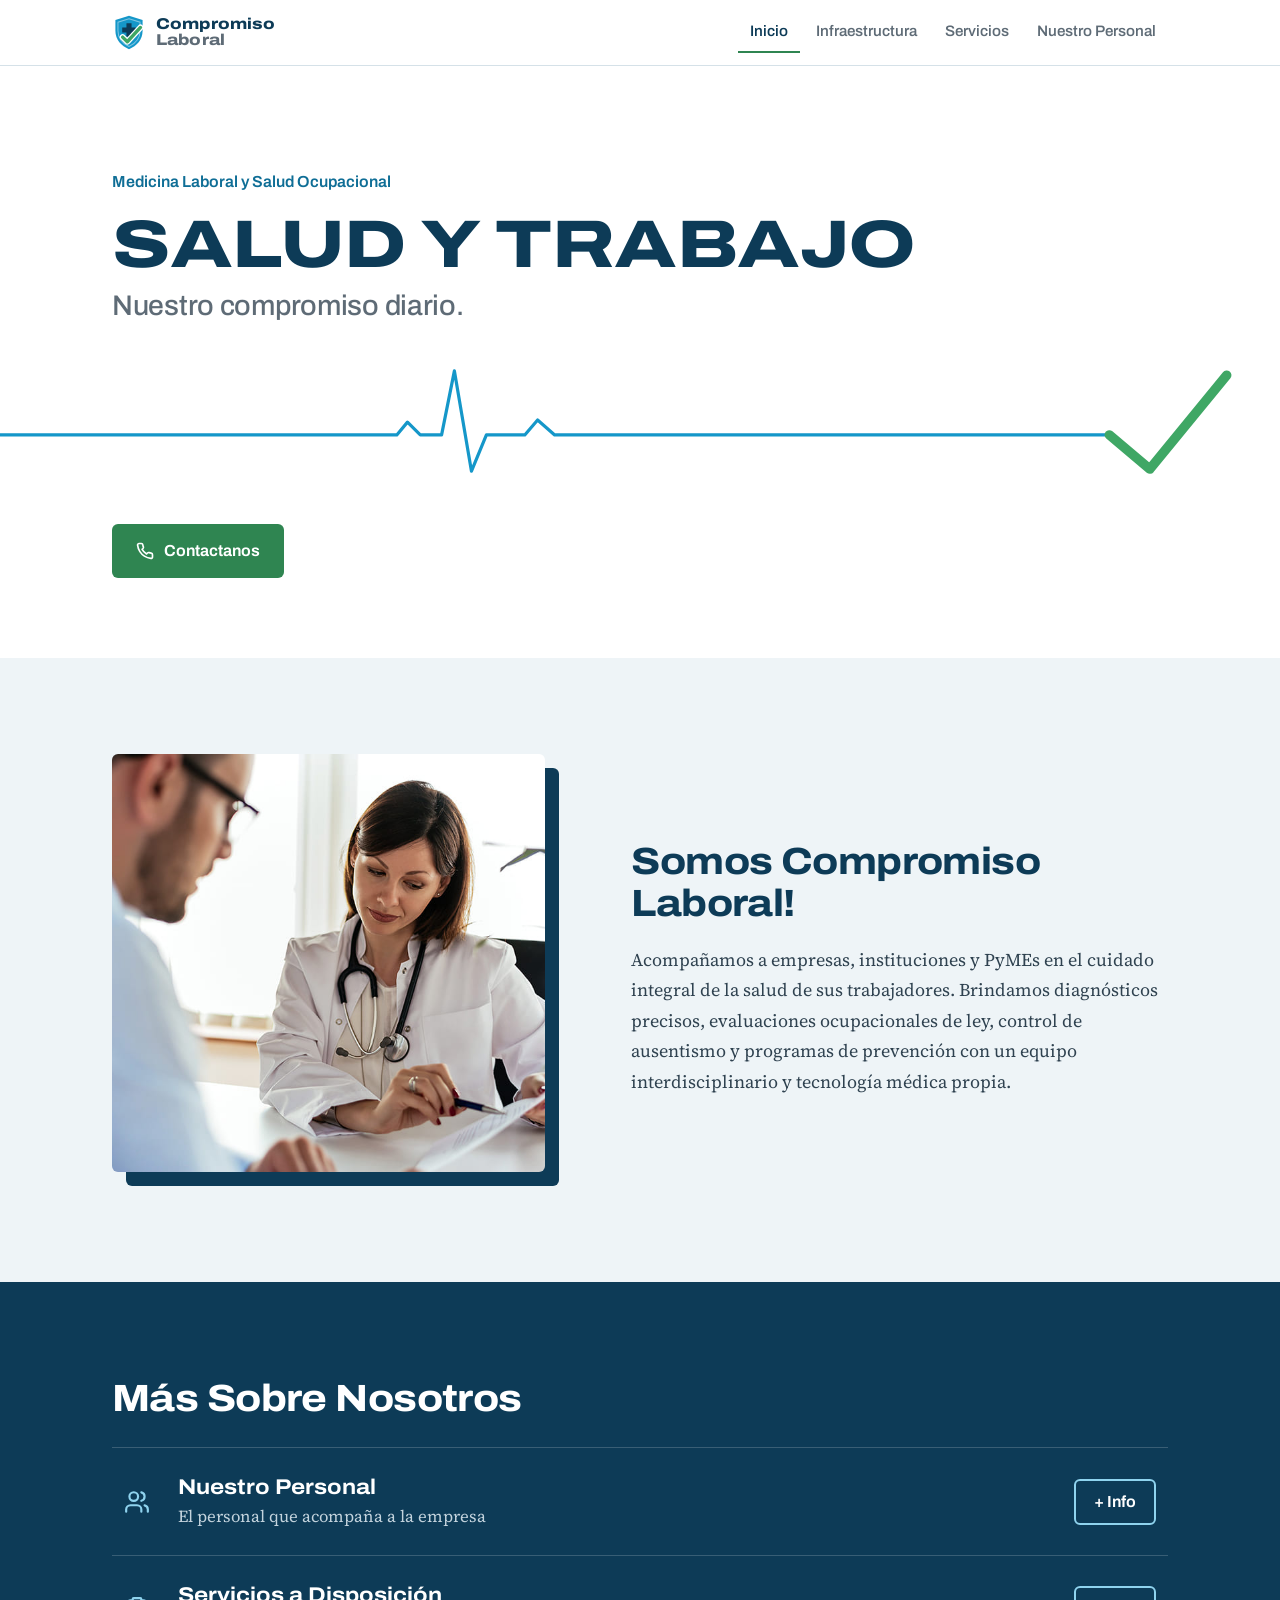
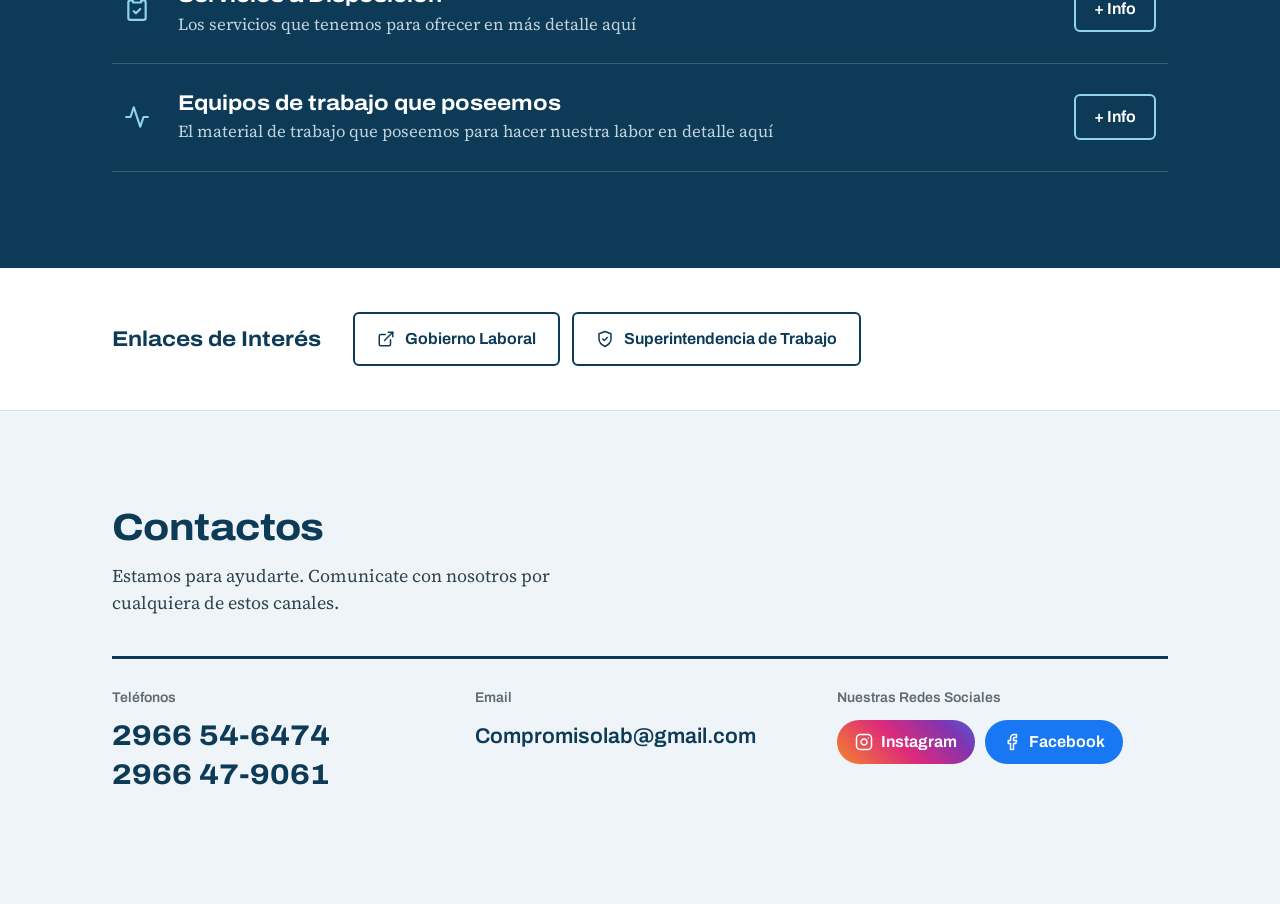
<file: docs/index.html>
<!DOCTYPE html>
<html lang="es">
<head>
  <meta charset="UTF-8" />
  <meta name="viewport" content="width=device-width, initial-scale=1.0" />
  <title>Inicio — Compromiso Laboral</title>
  <link rel="preconnect" href="https://fonts.googleapis.com">
  <link rel="preconnect" href="https://fonts.gstatic.com" crossorigin>
  <link href="https://fonts.googleapis.com/css2?family=Archivo:wdth,wght@62..125,400..800&family=Source+Serif+4:opsz,wght@8..60,400;8..60,600&display=swap" rel="stylesheet">
  <link rel="icon" type="image/svg+xml" href="imagenes/logo.svg">
  <link rel="stylesheet" href="styles.css" />
  <script src="main.js" defer></script>
</head>
<body>
  <header class="site-header">
    <div class="nav-container">
      <a href="index.html" class="brand-logo">
        <img src="imagenes/logo.svg" alt="" width="34" height="37" class="brand-mark">
        <span class="brand-word"><span>Compromiso</span><span>Laboral</span></span>
      </a>
      <nav class="nav-links">
        <a href="index.html" class="nav-link active" aria-current="page">Inicio</a>
        <a href="infraestructura.html" class="nav-link">Infraestructura</a>
        <a href="servicios.html" class="nav-link">Servicios</a>
        <a href="personal.html" class="nav-link">Nuestro Personal</a>
      </nav>
    </div>
  </header>
  <main>

    <!-- 1. Portada -->
    <section class="hero">
      <div class="wrap">
        <p class="hero-kicker">Medicina Laboral y Salud Ocupacional</p>
        <h1 class="hero-title">
          <span class="hero-title-main">Salud y trabajo</span>
          <span class="hero-title-sub">Nuestro compromiso diario.</span>
        </h1>
      </div>
      <svg class="hero-ecg" viewBox="0 0 1200 120" aria-hidden="true" focusable="false">
        <path class="ecg-line" pathLength="1" d="M0 74 H360 L372 74 L382 62 L394 74 L414 74 L426 14 L442 108 L456 74 L492 74 L504 60 L520 74 H1040"/>
        <path class="ecg-pulse" pathLength="1" d="M0 74 H360 L372 74 L382 62 L394 74 L414 74 L426 14 L442 108 L456 74 L492 74 L504 60 L520 74 H1040"/>
        <path class="ecg-check" pathLength="1" d="M1040 74 L1078 106 L1150 18"/>
      </svg>
      <div class="wrap">
        <a href="#seccionContactos" class="btn btn-primary">
          <svg width="18" height="18" viewBox="0 0 24 24" fill="none" stroke="currentColor" stroke-width="2.2" stroke-linecap="round" stroke-linejoin="round" aria-hidden="true">
            <path d="M22 16.92v3a2 2 0 0 1-2.18 2 19.79 19.79 0 0 1-8.63-3.07 19.5 19.5 0 0 1-6-6 19.79 19.79 0 0 1-3.07-8.67A2 2 0 0 1 4.11 2h3a2 2 0 0 1 2 1.72 12.84 12.84 0 0 0 .7 2.81 2 2 0 0 1-.45 2.11L8.09 9.91a16 16 0 0 0 6 6l1.27-1.27a2 2 0 0 1 2.11-.45 12.84 12.84 0 0 0 2.81.7A2 2 0 0 1 22 16.92z"></path>
          </svg>
          <span>Contactanos</span>
        </a>
      </div>
    </section>

    <!-- 2. Somos Compromiso Laboral -->
    <section id="quienesSomos" class="somos">
      <div class="wrap somos-grid">
        <figure class="somos-figure">
          <img src="imagenes/atencion-profesional.jpg" alt="Atención profesional en Compromiso Laboral" width="626" height="418" loading="lazy">
        </figure>
        <div class="somos-copy">
          <h2 class="h2">Somos Compromiso Laboral!</h2>
          <p class="prose">
            Acompañamos a empresas, instituciones y PyMEs en el cuidado integral de la salud de sus trabajadores. Brindamos diagnósticos precisos, evaluaciones ocupacionales de ley, control de ausentismo y programas de prevención con un equipo interdisciplinario y tecnología médica propia.
          </p>
        </div>
      </div>
    </section>

    <!-- 3. Más sobre nosotros -->
    <section class="mas-sobre">
      <div class="wrap">
        <h2 class="h2">Más Sobre Nosotros</h2>
        <ul class="index-list">
          <li class="index-row">
            <span class="index-icon" aria-hidden="true">
              <svg width="26" height="26" viewBox="0 0 24 24" fill="none" stroke="currentColor" stroke-width="2" stroke-linecap="round" stroke-linejoin="round">
                <path d="M16 21v-2a4 4 0 0 0-4-4H6a4 4 0 0 0-4 4v2"></path>
                <circle cx="9" cy="7" r="4"></circle>
                <path d="M22 21v-2a4 4 0 0 0-3-3.87"></path>
                <path d="M16 3.13a4 4 0 0 1 0 7.75"></path>
              </svg>
            </span>
            <div class="index-text">
              <h3 class="index-title">Nuestro Personal</h3>
              <p class="index-desc">El personal que acompaña a la empresa</p>
            </div>
            <a href="personal.html" class="index-link" aria-label="Nuestro Personal: + Info">+ Info</a>
          </li>
          <li class="index-row">
            <span class="index-icon" aria-hidden="true">
              <svg width="26" height="26" viewBox="0 0 24 24" fill="none" stroke="currentColor" stroke-width="2" stroke-linecap="round" stroke-linejoin="round">
                <rect width="8" height="4" x="8" y="2" rx="1" ry="1"></rect>
                <path d="M16 4h2a2 2 0 0 1 2 2v14a2 2 0 0 1-2 2H6a2 2 0 0 1-2-2V6a2 2 0 0 1 2-2h2"></path>
                <path d="m9 14 2 2 4-4"></path>
              </svg>
            </span>
            <div class="index-text">
              <h3 class="index-title">Servicios a Disposición</h3>
              <p class="index-desc">Los servicios que tenemos para ofrecer en más detalle aquí</p>
            </div>
            <a href="servicios.html" class="index-link" aria-label="Servicios a Disposición: + Info">+ Info</a>
          </li>
          <li class="index-row">
            <span class="index-icon" aria-hidden="true">
              <svg width="26" height="26" viewBox="0 0 24 24" fill="none" stroke="currentColor" stroke-width="2" stroke-linecap="round" stroke-linejoin="round">
                <path d="M22 12h-4l-3 9L9 3l-3 9H2"></path>
              </svg>
            </span>
            <div class="index-text">
              <h3 class="index-title">Equipos de trabajo que poseemos</h3>
              <p class="index-desc">El material de trabajo que poseemos para hacer nuestra labor en detalle aquí</p>
            </div>
            <a href="infraestructura.html" class="index-link" aria-label="Equipos de trabajo que poseemos: + Info">+ Info</a>
          </li>
        </ul>
      </div>
    </section>

    <!-- 4. Enlaces de interés -->
    <section class="enlaces">
      <div class="wrap enlaces-inner">
        <h2 class="h3">Enlaces de Interés</h2>
        <div class="enlaces-row">
          <a href="https://www.argentina.gob.ar/trabajo" target="_blank" rel="noopener noreferrer" class="btn btn-outline">
            <svg width="18" height="18" viewBox="0 0 24 24" fill="none" stroke="currentColor" stroke-width="2" stroke-linecap="round" stroke-linejoin="round" aria-hidden="true">
              <path d="M18 13v6a2 2 0 0 1-2 2H5a2 2 0 0 1-2-2V8a2 2 0 0 1 2-2h6"></path>
              <polyline points="15 3 21 3 21 9"></polyline>
              <line x1="10" x2="21" y1="14" y2="3"></line>
            </svg>
            <span>Gobierno Laboral</span>
          </a>
          <a href="https://www.argentina.gob.ar/srt" target="_blank" rel="noopener noreferrer" class="btn btn-outline">
            <svg width="18" height="18" viewBox="0 0 24 24" fill="none" stroke="currentColor" stroke-width="2" stroke-linecap="round" stroke-linejoin="round" aria-hidden="true">
              <path d="M12 22s8-4 8-10V5l-8-3-8 3v7c0 6 8 10 8 10"></path>
              <path d="m9 12 2 2 4-4"></path>
            </svg>
            <span>Superintendencia de Trabajo</span>
          </a>
        </div>
      </div>
    </section>

    <!-- 5. Contactos y redes -->
    <section id="seccionContactos" class="contactos">
      <div class="wrap">
        <h2 class="h2">Contactos</h2>
        <p class="contactos-intro">
          Estamos para ayudarte. Comunicate con nosotros por cualquiera de estos canales.
        </p>

        <div class="contactos-grid">
          <div class="contacto">
            <h3 class="contacto-label">Teléfonos</h3>
            <a href="tel:+5492966546474" class="contacto-phone">2966 54-6474</a>
            <a href="tel:+5492966479061" class="contacto-phone">2966 47-9061</a>
          </div>
          <div class="contacto">
            <h3 class="contacto-label">Email</h3>
            <a href="https://mail.google.com/mail/?view=cm&amp;fs=1&amp;to=Compromisolab@gmail.com&amp;su=Consulta%20-%20Compromiso%20Laboral" target="_blank" rel="noopener noreferrer" class="contacto-mail" title="Redactar correo en Gmail">Compromisolab@gmail.com</a>
          </div>
          <div class="contacto">
            <h3 class="contacto-label">Nuestras Redes Sociales</h3>
            <div class="redes-row">
              <a href="https://www.instagram.com/compromisolab/" target="_blank" rel="noopener noreferrer" class="social-btn social-ig">
                <svg width="18" height="18" viewBox="0 0 24 24" fill="none" stroke="currentColor" stroke-width="2" stroke-linecap="round" stroke-linejoin="round" aria-hidden="true">
                  <rect width="20" height="20" x="2" y="2" rx="5" ry="5"></rect>
                  <path d="M16 11.37A4 4 0 1 1 12.63 8 4 4 0 0 1 16 11.37z"></path>
                  <line x1="17.5" x2="17.51" y1="6.5" y2="6.5"></line>
                </svg>
                <span>Instagram</span>
              </a>
              <a href="https://www.facebook.com/profile.php?id=61596656905666&sk=directory_intro" target="_blank" rel="noopener noreferrer" class="social-btn social-fb">
                <svg width="18" height="18" viewBox="0 0 24 24" fill="none" stroke="currentColor" stroke-width="2" stroke-linecap="round" stroke-linejoin="round" aria-hidden="true">
                  <path d="M18 2h-3a5 5 0 0 0-5 5v3H7v4h3v8h4v-8h3l1-4h-4V7a1 1 0 0 1 1-1h3z"></path>
                </svg>
                <span>Facebook</span>
              </a>
            </div>
          </div>
        </div>
      </div>
    </section>

  </main>
</body>
</html>
</file>
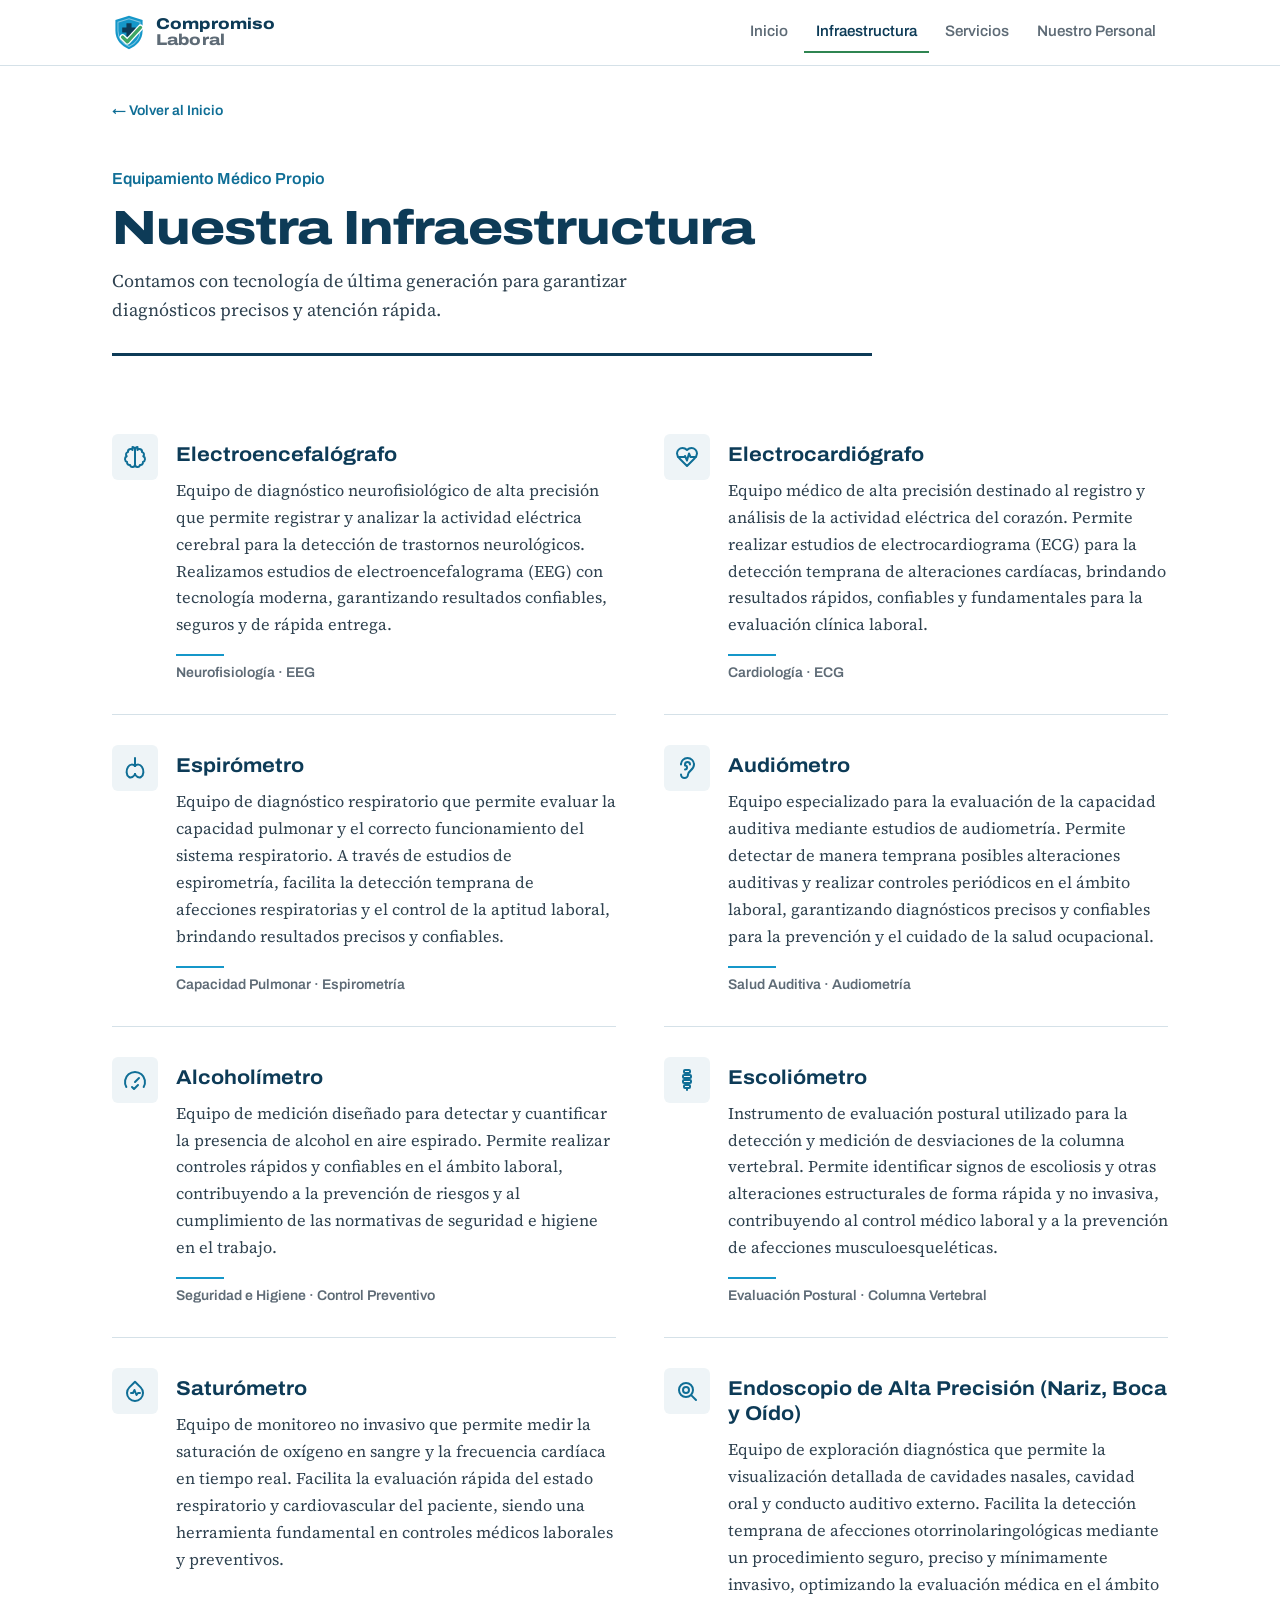
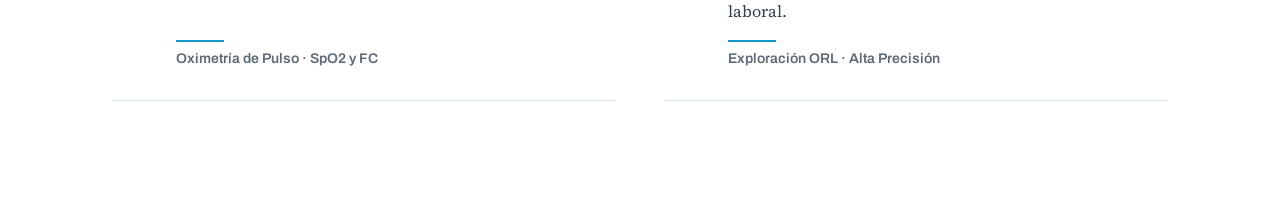
<file: docs/infraestructura.html>
<!DOCTYPE html>
<html lang="es">
<head>
  <meta charset="UTF-8" />
  <meta name="viewport" content="width=device-width, initial-scale=1.0" />
  <title>Nuestra Infraestructura — Compromiso Laboral</title>
  <link rel="preconnect" href="https://fonts.googleapis.com">
  <link rel="preconnect" href="https://fonts.gstatic.com" crossorigin>
  <link href="https://fonts.googleapis.com/css2?family=Archivo:wdth,wght@62..125,400..800&family=Source+Serif+4:opsz,wght@8..60,400;8..60,600&display=swap" rel="stylesheet">
  <link rel="icon" type="image/svg+xml" href="imagenes/logo.svg">
  <link rel="stylesheet" href="styles.css" />
  <script src="main.js" defer></script>
</head>
<body>
  <header class="site-header">
    <div class="nav-container">
      <a href="index.html" class="brand-logo">
        <img src="imagenes/logo.svg" alt="" width="34" height="37" class="brand-mark">
        <span class="brand-word"><span>Compromiso</span><span>Laboral</span></span>
      </a>
      <nav class="nav-links">
        <a href="index.html" class="nav-link">Inicio</a>
        <a href="infraestructura.html" class="nav-link active" aria-current="page">Infraestructura</a>
        <a href="servicios.html" class="nav-link">Servicios</a>
        <a href="personal.html" class="nav-link">Nuestro Personal</a>
      </nav>
    </div>
  </header>
  <main class="main-wrapper">
    <div class="back-bar"><a href="index.html" class="back-btn">← Volver al Inicio</a></div>
    <div class="section-header">
      <span class="section-eyebrow">Equipamiento Médico Propio</span>
      <h1 class="section-title">Nuestra Infraestructura</h1>
      <p class="section-subtitle">Contamos con tecnología de última generación para garantizar diagnósticos precisos y atención rápida.</p>
    </div>
<div class="infra-grid">
        <!-- 1: Electroencefalógrafo -->
        <article class="infra-card" data-category="neuro-cardio">
          <div class="infra-card-top">
            <div class="icon-box" aria-hidden="true">
              <svg class="svg-icon" width="26" height="26" viewBox="0 0 24 24" fill="none" stroke="currentColor" stroke-width="2" stroke-linecap="round" stroke-linejoin="round">
                <path d="M9.5 2A2.5 2.5 0 0 1 12 4.5v15a2.5 2.5 0 0 1-4.96.44 2.5 2.5 0 0 1-2.96-3.08 3 3 0 0 1-.34-5.58 2.5 2.5 0 0 1 1.32-4.24 2.5 2.5 0 0 1 4.44-2.04Z"></path>
                <path d="M14.5 2A2.5 2.5 0 0 0 12 4.5v15a2.5 2.5 0 0 0 4.96.44 2.5 2.5 0 0 0 2.96-3.08 3 3 0 0 0 .34-5.58 2.5 2.5 0 0 0-1.32-4.24 2.5 2.5 0 0 0-4.44-2.04Z"></path>
              </svg>
            </div>
            <div>
              <h3 class="infra-title">Electroencefalógrafo</h3>
              <p class="infra-desc">
                Equipo de diagnóstico neurofisiológico de alta precisión que permite registrar y analizar la actividad eléctrica cerebral para la detección de trastornos neurológicos. Realizamos estudios de electroencefalograma (EEG) con tecnología moderna, garantizando resultados confiables, seguros y de rápida entrega.
              </p>
            </div>
          </div>
          <div class="infra-footer">
            <span class="study-tag">Neurofisiología · EEG</span>
          </div>
        </article>

        <!-- 2: Electrocardiógrafo -->
        <article class="infra-card" data-category="neuro-cardio">
          <div class="infra-card-top">
            <div class="icon-box" aria-hidden="true">
              <svg class="svg-icon" width="26" height="26" viewBox="0 0 24 24" fill="none" stroke="currentColor" stroke-width="2" stroke-linecap="round" stroke-linejoin="round">
                <path d="M19 14c1.49-1.46 3-3.21 3-5.5A5.5 5.5 0 0 0 16.5 3c-1.76 0-3 .5-4.5 2-1.5-1.5-2.74-2-4.5-2A5.5 5.5 0 0 0 2 8.5c0 2.3 1.5 4.05 3 5.5l7 7Z"></path>
                <path d="M3.22 12H9.5l.5-1 2 4.5 2-7 1.5 3.5h5.27"></path>
              </svg>
            </div>
            <div>
              <h3 class="infra-title">Electrocardiógrafo</h3>
              <p class="infra-desc">
                Equipo médico de alta precisión destinado al registro y análisis de la actividad eléctrica del corazón. Permite realizar estudios de electrocardiograma (ECG) para la detección temprana de alteraciones cardíacas, brindando resultados rápidos, confiables y fundamentales para la evaluación clínica laboral.
              </p>
            </div>
          </div>
          <div class="infra-footer">
            <span class="study-tag">Cardiología · ECG</span>
          </div>
        </article>

        <!-- 3: Espirómetro -->
        <article class="infra-card" data-category="respiratorio-audio">
          <div class="infra-card-top">
            <div class="icon-box" aria-hidden="true">
              <svg class="svg-icon" width="26" height="26" viewBox="0 0 24 24" fill="none" stroke="currentColor" stroke-width="2" stroke-linecap="round" stroke-linejoin="round">
                <path d="M12 2v8"></path>
                <path d="M12 10c-2-2-5-2-7 1-2 3-2 8 1 10 2 1 5 0 6-3"></path>
                <path d="M12 10c2-2 5-2 7 1 2 3 2 8-1 10-2 1-5 0-6-3"></path>
              </svg>
            </div>
            <div>
              <h3 class="infra-title">Espirómetro</h3>
              <p class="infra-desc">
                Equipo de diagnóstico respiratorio que permite evaluar la capacidad pulmonar y el correcto funcionamiento del sistema respiratorio. A través de estudios de espirometría, facilita la detección temprana de afecciones respiratorias y el control de la aptitud laboral, brindando resultados precisos y confiables.
              </p>
            </div>
          </div>
          <div class="infra-footer">
            <span class="study-tag">Capacidad Pulmonar · Espirometría</span>
          </div>
        </article>

        <!-- 4: Audiómetro -->
        <article class="infra-card" data-category="respiratorio-audio">
          <div class="infra-card-top">
            <div class="icon-box" aria-hidden="true">
              <svg class="svg-icon" width="26" height="26" viewBox="0 0 24 24" fill="none" stroke="currentColor" stroke-width="2" stroke-linecap="round" stroke-linejoin="round">
                <path d="M6 8.5a6.5 6.5 0 1 1 13 0c0 6-6 6-6 10a3.5 3.5 0 1 1-7 0"></path>
                <path d="M15 8.5a2.5 2.5 0 0 0-5 0v1a2 2 0 1 1 0 4"></path>
              </svg>
            </div>
            <div>
              <h3 class="infra-title">Audiómetro</h3>
              <p class="infra-desc">
                Equipo especializado para la evaluación de la capacidad auditiva mediante estudios de audiometría. Permite detectar de manera temprana posibles alteraciones auditivas y realizar controles periódicos en el ámbito laboral, garantizando diagnósticos precisos y confiables para la prevención y el cuidado de la salud ocupacional.
              </p>
            </div>
          </div>
          <div class="infra-footer">
            <span class="study-tag">Salud Auditiva · Audiometría</span>
          </div>
        </article>

        <!-- 5: Alcoholímetro -->
        <article class="infra-card" data-category="diagnostico">
          <div class="infra-card-top">
            <div class="icon-box" aria-hidden="true">
              <svg class="svg-icon" width="26" height="26" viewBox="0 0 24 24" fill="none" stroke="currentColor" stroke-width="2" stroke-linecap="round" stroke-linejoin="round">
                <path d="M12 14 16 10"></path>
                <path d="M3.34 19a10 10 0 1 1 17.32 0"></path>
                <path d="m9 19 2 2 4-4"></path>
              </svg>
            </div>
            <div>
              <h3 class="infra-title">Alcoholímetro</h3>
              <p class="infra-desc">
                Equipo de medición diseñado para detectar y cuantificar la presencia de alcohol en aire espirado. Permite realizar controles rápidos y confiables en el ámbito laboral, contribuyendo a la prevención de riesgos y al cumplimiento de las normativas de seguridad e higiene en el trabajo.
              </p>
            </div>
          </div>
          <div class="infra-footer">
            <span class="study-tag">Seguridad e Higiene · Control Preventivo</span>
          </div>
        </article>

        <!-- 6: Escoliómetro -->
        <article class="infra-card" data-category="diagnostico">
          <div class="infra-card-top">
            <div class="icon-box" aria-hidden="true">
              <svg class="svg-icon" width="26" height="26" viewBox="0 0 24 24" fill="none" stroke="currentColor" stroke-width="2" stroke-linecap="round" stroke-linejoin="round">
                <rect x="9" y="2" width="6" height="3" rx="1"></rect>
                <rect x="8" y="7" width="8" height="3" rx="1"></rect>
                <rect x="8" y="12" width="8" height="3" rx="1"></rect>
                <rect x="9" y="17" width="6" height="3" rx="1"></rect>
                <path d="M12 5v2"></path>
                <path d="M12 10v2"></path>
                <path d="M12 15v2"></path>
                <path d="M12 20v2"></path>
              </svg>
            </div>
            <div>
              <h3 class="infra-title">Escoliómetro</h3>
              <p class="infra-desc">
                Instrumento de evaluación postural utilizado para la detección y medición de desviaciones de la columna vertebral. Permite identificar signos de escoliosis y otras alteraciones estructurales de forma rápida y no invasiva, contribuyendo al control médico laboral y a la prevención de afecciones musculoesqueléticas.
              </p>
            </div>
          </div>
          <div class="infra-footer">
            <span class="study-tag">Evaluación Postural · Columna Vertebral</span>
          </div>
        </article>

        <!-- 7: Saturómetro -->
        <article class="infra-card" data-category="neuro-cardio">
          <div class="infra-card-top">
            <div class="icon-box" aria-hidden="true">
              <svg class="svg-icon" width="26" height="26" viewBox="0 0 24 24" fill="none" stroke="currentColor" stroke-width="2" stroke-linecap="round" stroke-linejoin="round">
                <path d="M12 2.69l5.66 5.66a8 8 0 1 1-11.31 0z"></path>
                <path d="M8 14h2l1.5-3 2 5 1.5-2H17"></path>
              </svg>
            </div>
            <div>
              <h3 class="infra-title">Saturómetro</h3>
              <p class="infra-desc">
                Equipo de monitoreo no invasivo que permite medir la saturación de oxígeno en sangre y la frecuencia cardíaca en tiempo real. Facilita la evaluación rápida del estado respiratorio y cardiovascular del paciente, siendo una herramienta fundamental en controles médicos laborales y preventivos.
              </p>
            </div>
          </div>
          <div class="infra-footer">
            <span class="study-tag">Oximetría de Pulso · SpO2 y FC</span>
          </div>
        </article>

        <!-- 8: Endoscopio de Alta Precisión (Nariz, Boca y Oído) -->
        <article class="infra-card" data-category="diagnostico">
          <div class="infra-card-top">
            <div class="icon-box" aria-hidden="true">
              <svg class="svg-icon" width="26" height="26" viewBox="0 0 24 24" fill="none" stroke="currentColor" stroke-width="2" stroke-linecap="round" stroke-linejoin="round">
                <circle cx="11" cy="11" r="7"></circle>
                <circle cx="11" cy="11" r="3"></circle>
                <path d="m21 21-4.35-4.35"></path>
              </svg>
            </div>
            <div>
              <h3 class="infra-title">Endoscopio de Alta Precisión (Nariz, Boca y Oído)</h3>
              <p class="infra-desc">
                Equipo de exploración diagnóstica que permite la visualización detallada de cavidades nasales, cavidad oral y conducto auditivo externo. Facilita la detección temprana de afecciones otorrinolaringológicas mediante un procedimiento seguro, preciso y mínimamente invasivo, optimizando la evaluación médica en el ámbito laboral.
              </p>
            </div>
          </div>
          <div class="infra-footer">
            <span class="study-tag">Exploración ORL · Alta Precisión</span>
          </div>
        </article>
      </div>
  </main>
</body>
</html>
</file>
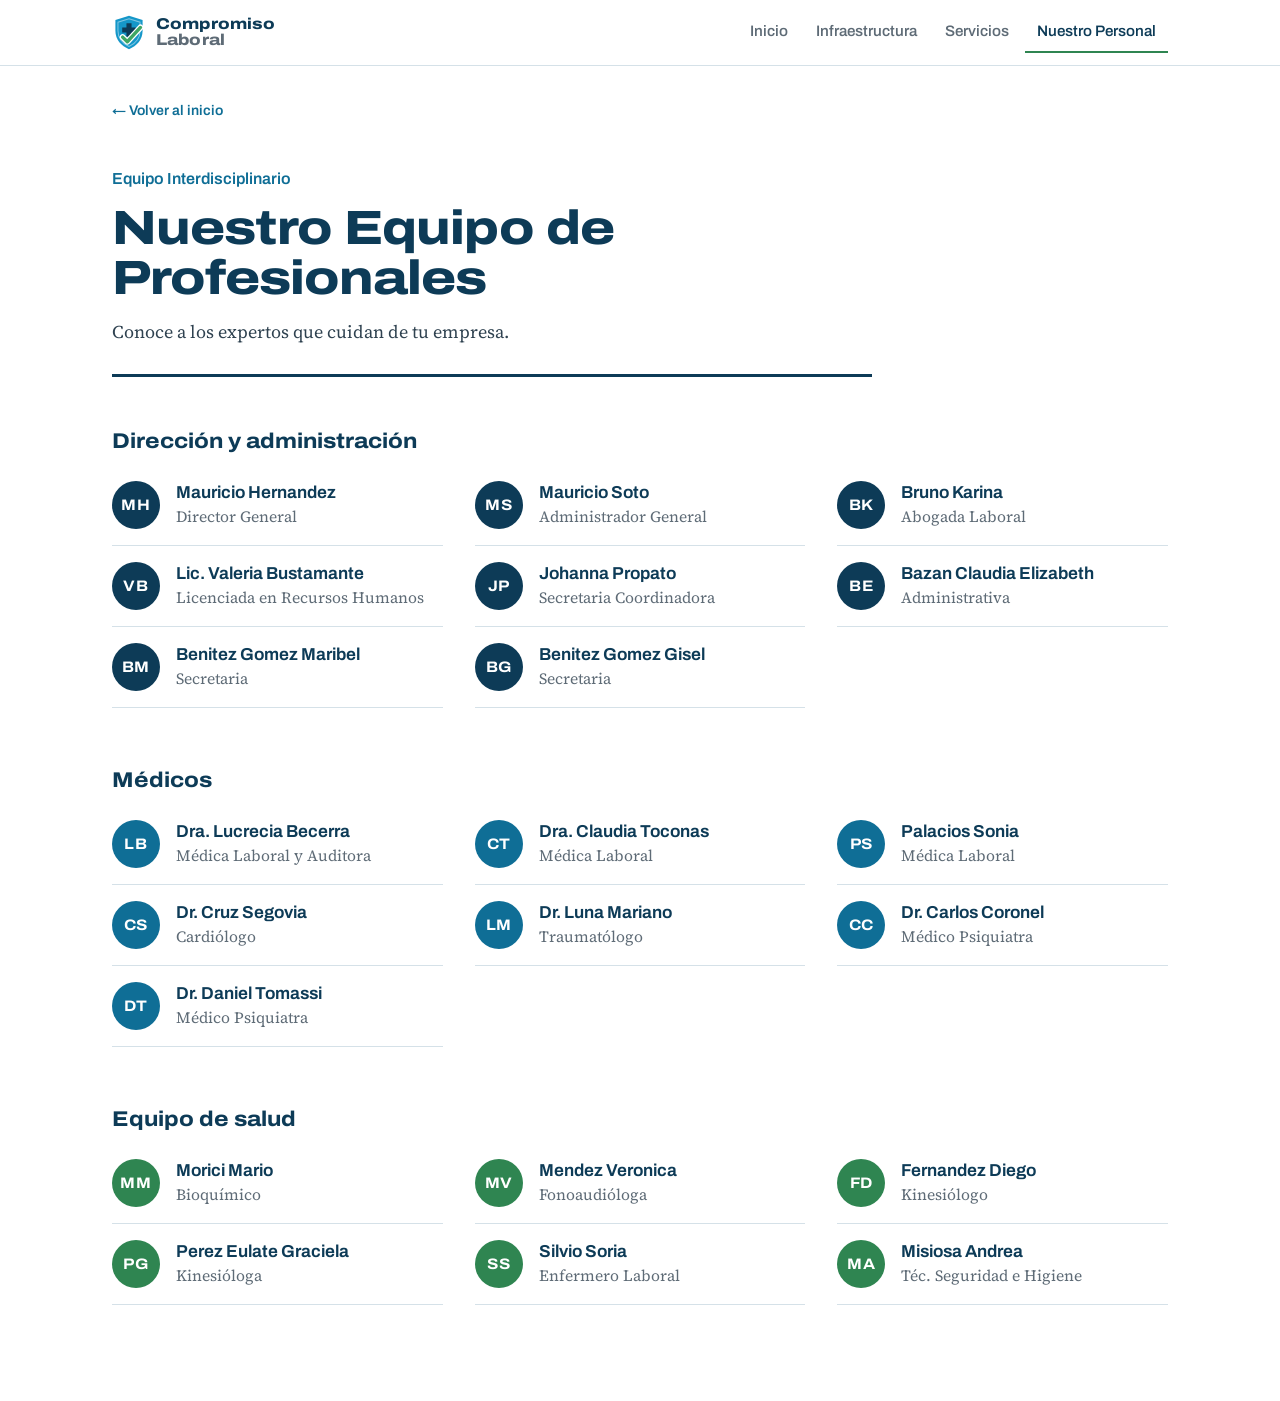
<file: docs/personal.html>
<!DOCTYPE html>
<html lang="es">
<head>
  <meta charset="UTF-8" />
  <meta name="viewport" content="width=device-width, initial-scale=1.0" />
  <title>Nuestro Equipo de Profesionales — Compromiso Laboral</title>
  <link rel="preconnect" href="https://fonts.googleapis.com">
  <link rel="preconnect" href="https://fonts.gstatic.com" crossorigin>
  <link href="https://fonts.googleapis.com/css2?family=Archivo:wdth,wght@62..125,400..800&family=Source+Serif+4:opsz,wght@8..60,400;8..60,600&display=swap" rel="stylesheet">
  <link rel="icon" type="image/svg+xml" href="imagenes/logo.svg">
  <link rel="stylesheet" href="styles.css" />
  <script src="main.js" defer></script>
</head>
<body>
  <header class="site-header">
    <div class="nav-container">
      <a href="index.html" class="brand-logo">
        <img src="imagenes/logo.svg" alt="" width="34" height="37" class="brand-mark">
        <span class="brand-word"><span>Compromiso</span><span>Laboral</span></span>
      </a>
      <nav class="nav-links">
        <a href="index.html" class="nav-link">Inicio</a>
        <a href="infraestructura.html" class="nav-link">Infraestructura</a>
        <a href="servicios.html" class="nav-link">Servicios</a>
        <a href="personal.html" class="nav-link active" aria-current="page">Nuestro Personal</a>
      </nav>
    </div>
  </header>
  <main class="main-wrapper">
    <div class="back-bar"><a href="index.html" class="back-btn">← Volver al inicio</a></div>
    <div class="section-header">
      <span class="section-eyebrow">Equipo Interdisciplinario</span>
      <h1 class="section-title">Nuestro Equipo de Profesionales</h1>
      <p class="section-subtitle">Conoce a los expertos que cuidan de tu empresa.</p>
    </div>
<section class="staff-group">
      <h2 class="staff-group-title">Dirección y administración</h2>
      <div class="staff-grid">
        <article class="staff-card" data-staff-cat="direccion">
          <div class="staff-avatar" aria-hidden="true">MH</div>
          <div class="staff-info">
            <h3 class="staff-name">Mauricio Hernandez</h3>
            <span class="staff-role">Director General</span>
          </div>
        </article>
        <article class="staff-card" data-staff-cat="direccion">
          <div class="staff-avatar" aria-hidden="true">MS</div>
          <div class="staff-info">
            <h3 class="staff-name">Mauricio Soto</h3>
            <span class="staff-role">Administrador General</span>
          </div>
        </article>
        <article class="staff-card" data-staff-cat="direccion">
          <div class="staff-avatar" aria-hidden="true">BK</div>
          <div class="staff-info">
            <h3 class="staff-name">Bruno Karina</h3>
            <span class="staff-role">Abogada Laboral</span>
          </div>
        </article>
        <article class="staff-card" data-staff-cat="direccion">
          <div class="staff-avatar" aria-hidden="true">VB</div>
          <div class="staff-info">
            <h3 class="staff-name">Lic. Valeria Bustamante</h3>
            <span class="staff-role">Licenciada en Recursos Humanos</span>
          </div>
        </article>
        <article class="staff-card" data-staff-cat="direccion">
          <div class="staff-avatar" aria-hidden="true">JP</div>
          <div class="staff-info">
            <h3 class="staff-name">Johanna Propato</h3>
            <span class="staff-role">Secretaria Coordinadora</span>
          </div>
        </article>
        <article class="staff-card" data-staff-cat="direccion">
          <div class="staff-avatar" aria-hidden="true">BE</div>
          <div class="staff-info">
            <h3 class="staff-name">Bazan Claudia Elizabeth</h3>
            <span class="staff-role">Administrativa</span>
          </div>
        </article>
        <article class="staff-card" data-staff-cat="direccion">
          <div class="staff-avatar" aria-hidden="true">BM</div>
          <div class="staff-info">
            <h3 class="staff-name">Benitez Gomez Maribel</h3>
            <span class="staff-role">Secretaria</span>
          </div>
        </article>
        <article class="staff-card" data-staff-cat="direccion">
          <div class="staff-avatar" aria-hidden="true">BG</div>
          <div class="staff-info">
            <h3 class="staff-name">Benitez Gomez Gisel</h3>
            <span class="staff-role">Secretaria</span>
          </div>
        </article>
      </div>
    </section>
    <section class="staff-group">
      <h2 class="staff-group-title">Médicos</h2>
      <div class="staff-grid">
        <article class="staff-card" data-staff-cat="medicos">
          <div class="staff-avatar" aria-hidden="true">LB</div>
          <div class="staff-info">
            <h3 class="staff-name">Dra. Lucrecia Becerra</h3>
            <span class="staff-role">Médica Laboral y Auditora</span>
          </div>
        </article>
        <article class="staff-card" data-staff-cat="medicos">
          <div class="staff-avatar" aria-hidden="true">CT</div>
          <div class="staff-info">
            <h3 class="staff-name">Dra. Claudia Toconas</h3>
            <span class="staff-role">Médica Laboral</span>
          </div>
        </article>
        <article class="staff-card" data-staff-cat="medicos">
          <div class="staff-avatar" aria-hidden="true">PS</div>
          <div class="staff-info">
            <h3 class="staff-name">Palacios Sonia</h3>
            <span class="staff-role">Médica Laboral</span>
          </div>
        </article>
        <article class="staff-card" data-staff-cat="medicos">
          <div class="staff-avatar" aria-hidden="true">CS</div>
          <div class="staff-info">
            <h3 class="staff-name">Dr. Cruz Segovia</h3>
            <span class="staff-role">Cardiólogo</span>
          </div>
        </article>
        <article class="staff-card" data-staff-cat="medicos">
          <div class="staff-avatar" aria-hidden="true">LM</div>
          <div class="staff-info">
            <h3 class="staff-name">Dr. Luna Mariano</h3>
            <span class="staff-role">Traumatólogo</span>
          </div>
        </article>
        <article class="staff-card" data-staff-cat="medicos">
          <div class="staff-avatar" aria-hidden="true">CC</div>
          <div class="staff-info">
            <h3 class="staff-name">Dr. Carlos Coronel</h3>
            <span class="staff-role">Médico Psiquiatra</span>
          </div>
        </article>
        <article class="staff-card" data-staff-cat="medicos">
          <div class="staff-avatar" aria-hidden="true">DT</div>
          <div class="staff-info">
            <h3 class="staff-name">Dr. Daniel Tomassi</h3>
            <span class="staff-role">Médico Psiquiatra</span>
          </div>
        </article>
      </div>
    </section>
    <section class="staff-group">
      <h2 class="staff-group-title">Equipo de salud</h2>
      <div class="staff-grid">
        <article class="staff-card" data-staff-cat="salud">
          <div class="staff-avatar" aria-hidden="true">MM</div>
          <div class="staff-info">
            <h3 class="staff-name">Morici Mario</h3>
            <span class="staff-role">Bioquímico</span>
          </div>
        </article>
        <article class="staff-card" data-staff-cat="salud">
          <div class="staff-avatar" aria-hidden="true">MV</div>
          <div class="staff-info">
            <h3 class="staff-name">Mendez Veronica</h3>
            <span class="staff-role">Fonoaudióloga</span>
          </div>
        </article>
        <article class="staff-card" data-staff-cat="salud">
          <div class="staff-avatar" aria-hidden="true">FD</div>
          <div class="staff-info">
            <h3 class="staff-name">Fernandez Diego</h3>
            <span class="staff-role">Kinesiólogo</span>
          </div>
        </article>
        <article class="staff-card" data-staff-cat="salud">
          <div class="staff-avatar" aria-hidden="true">PG</div>
          <div class="staff-info">
            <h3 class="staff-name">Perez Eulate Graciela</h3>
            <span class="staff-role">Kinesióloga</span>
          </div>
        </article>
        <article class="staff-card" data-staff-cat="salud">
          <div class="staff-avatar" aria-hidden="true">SS</div>
          <div class="staff-info">
            <h3 class="staff-name">Silvio Soria</h3>
            <span class="staff-role">Enfermero Laboral</span>
          </div>
        </article>
        <article class="staff-card" data-staff-cat="salud">
          <div class="staff-avatar" aria-hidden="true">MA</div>
          <div class="staff-info">
            <h3 class="staff-name">Misiosa Andrea</h3>
            <span class="staff-role">Téc. Seguridad e Higiene</span>
          </div>
        </article>
      </div>
    </section>
  </main>
</body>
</html>
</file>
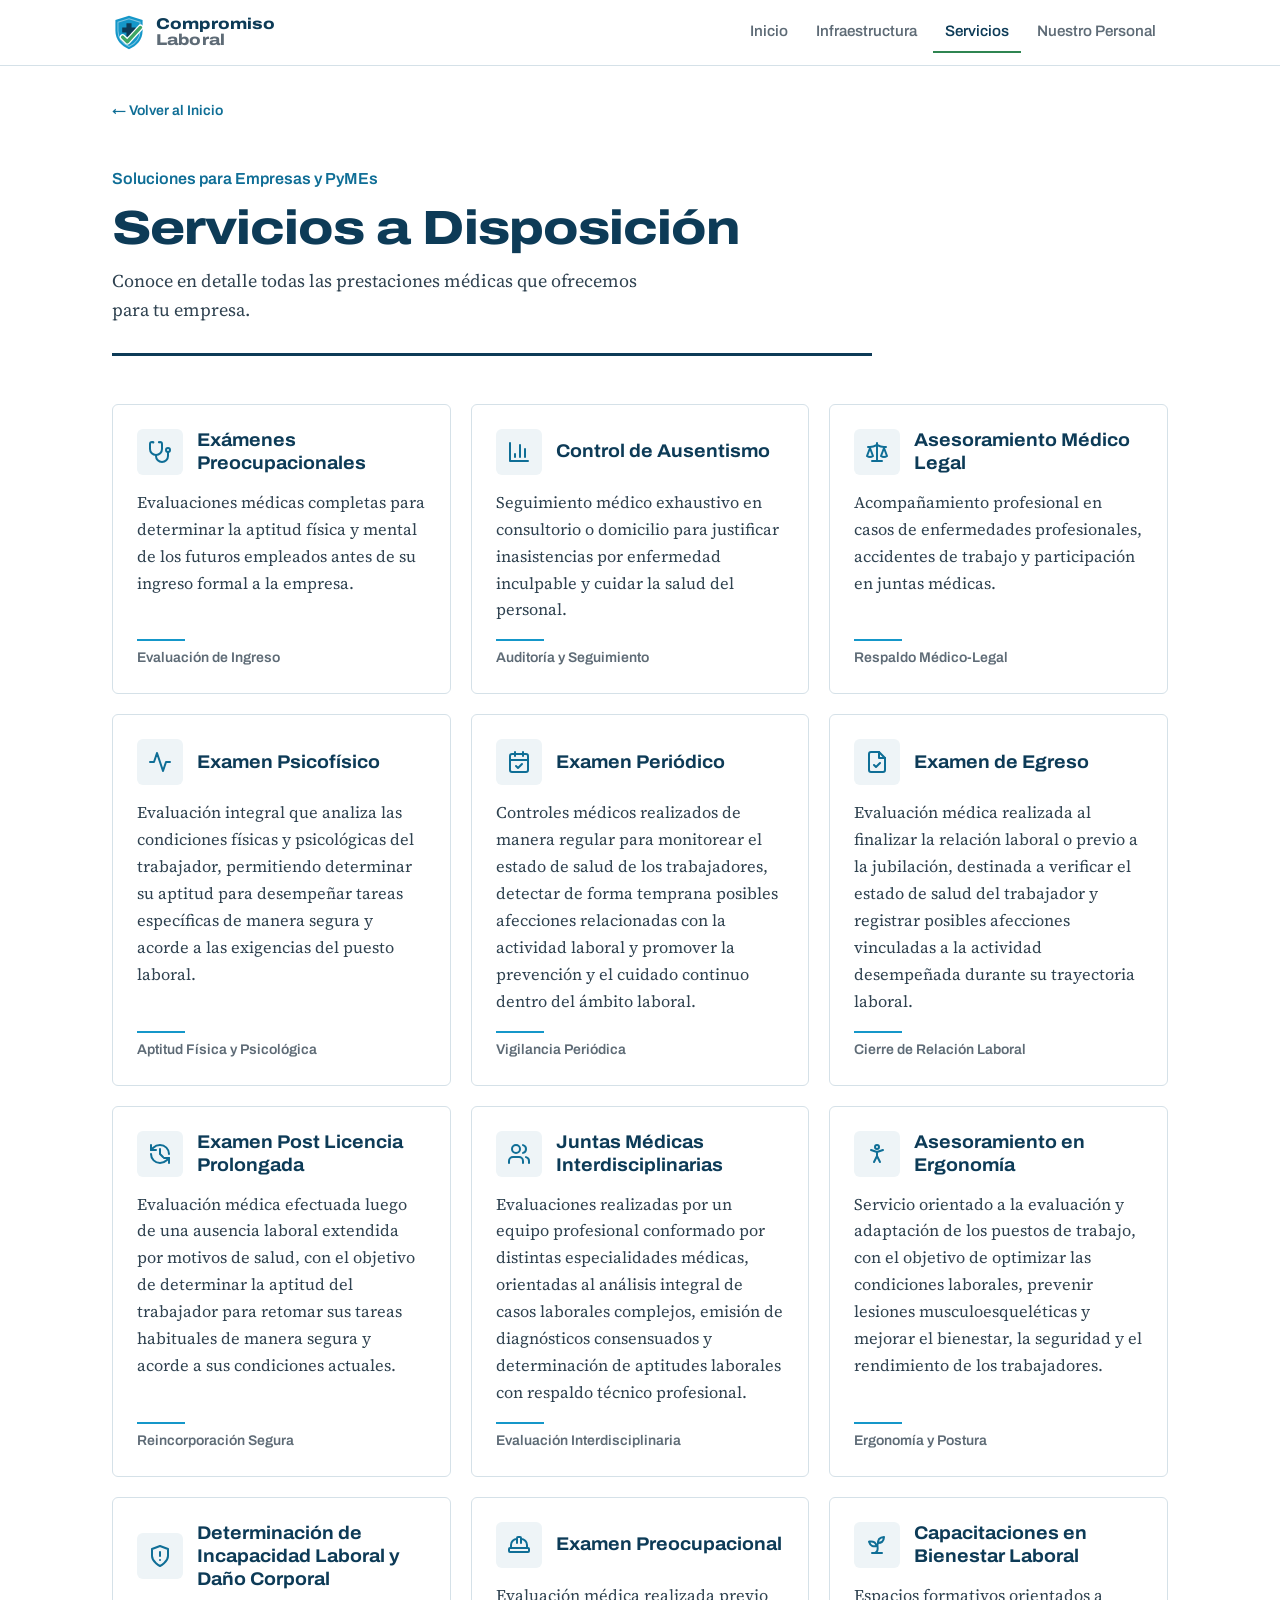
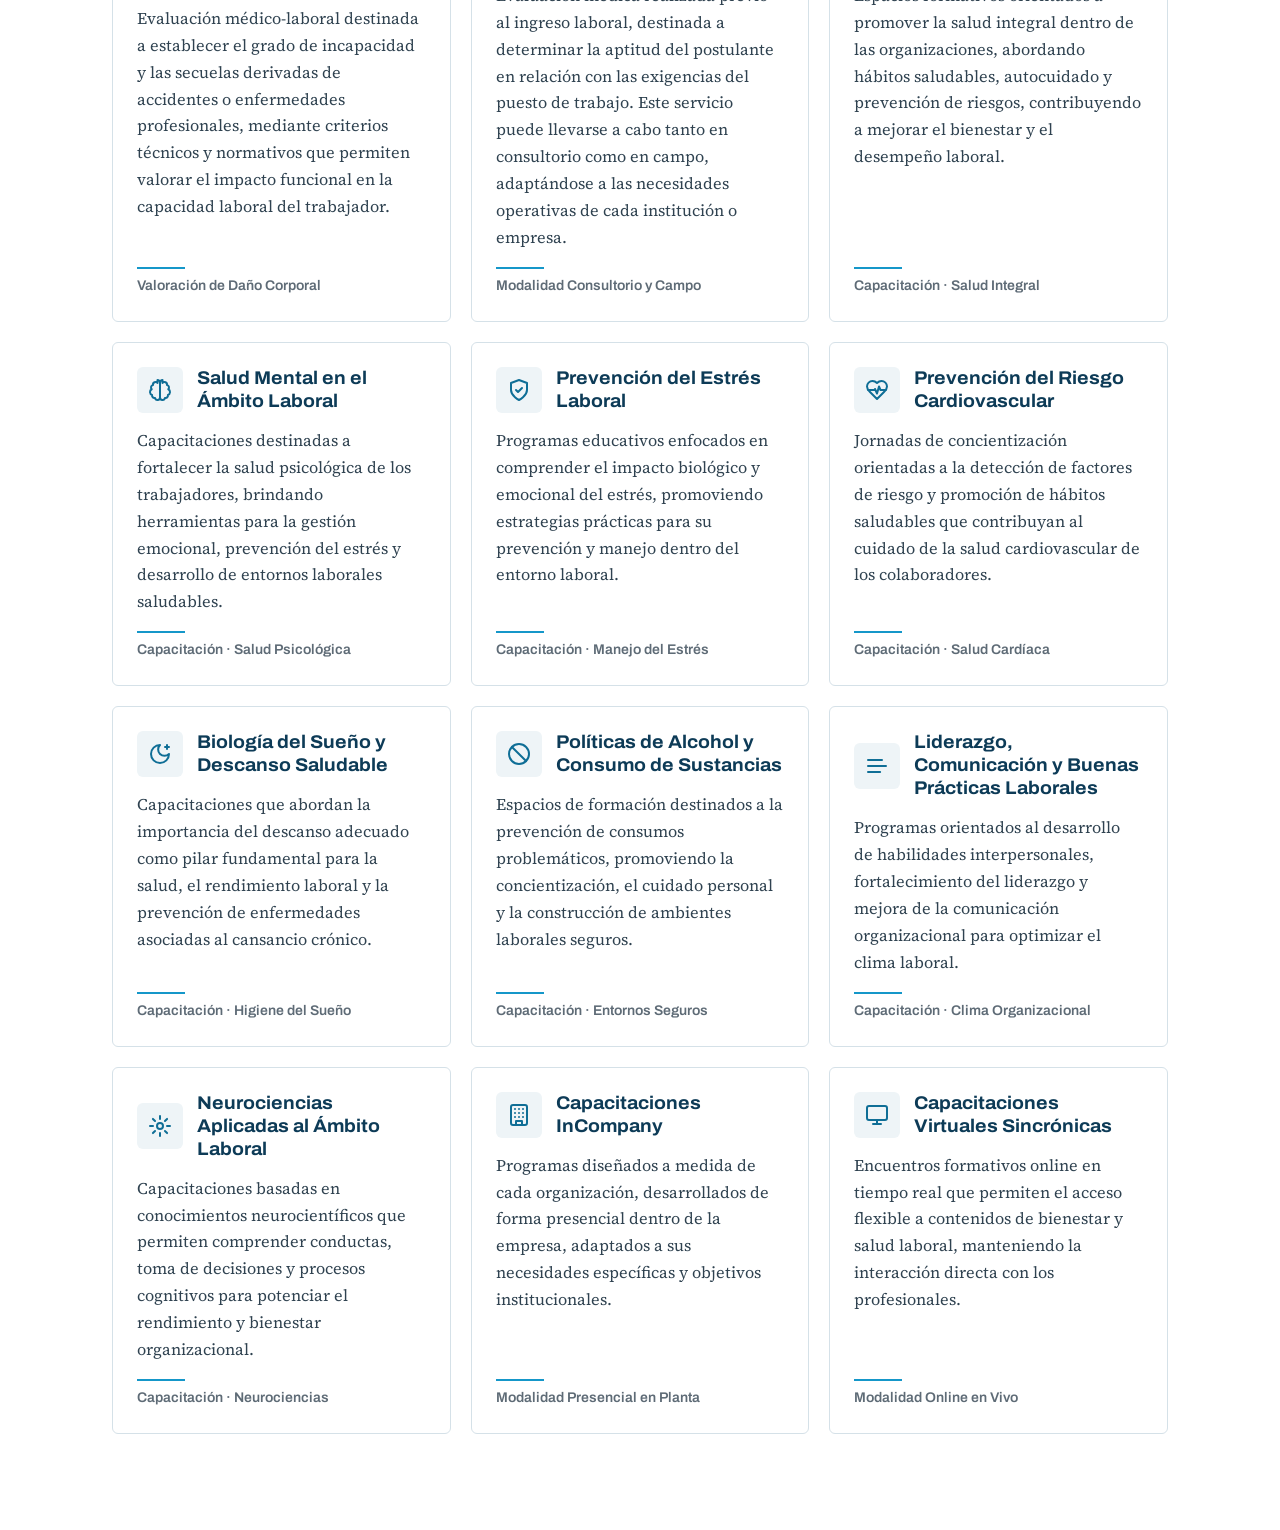
<file: docs/servicios.html>
<!DOCTYPE html>
<html lang="es">
<head>
  <meta charset="UTF-8" />
  <meta name="viewport" content="width=device-width, initial-scale=1.0" />
  <title>Servicios a Disposición — Compromiso Laboral</title>
  <link rel="preconnect" href="https://fonts.googleapis.com">
  <link rel="preconnect" href="https://fonts.gstatic.com" crossorigin>
  <link href="https://fonts.googleapis.com/css2?family=Archivo:wdth,wght@62..125,400..800&family=Source+Serif+4:opsz,wght@8..60,400;8..60,600&display=swap" rel="stylesheet">
  <link rel="icon" type="image/svg+xml" href="imagenes/logo.svg">
  <link rel="stylesheet" href="styles.css" />
  <script src="main.js" defer></script>
</head>
<body>
  <header class="site-header">
    <div class="nav-container">
      <a href="index.html" class="brand-logo">
        <img src="imagenes/logo.svg" alt="" width="34" height="37" class="brand-mark">
        <span class="brand-word"><span>Compromiso</span><span>Laboral</span></span>
      </a>
      <nav class="nav-links">
        <a href="index.html" class="nav-link">Inicio</a>
        <a href="infraestructura.html" class="nav-link">Infraestructura</a>
        <a href="servicios.html" class="nav-link active" aria-current="page">Servicios</a>
        <a href="personal.html" class="nav-link">Nuestro Personal</a>
      </nav>
    </div>
  </header>
  <main class="main-wrapper">
    <div class="back-bar"><a href="index.html" class="back-btn">← Volver al Inicio</a></div>
    <div class="section-header">
      <span class="section-eyebrow">Soluciones para Empresas y PyMEs</span>
      <h1 class="section-title">Servicios a Disposición</h1>
      <p class="section-subtitle">Conoce en detalle todas las prestaciones médicas que ofrecemos para tu empresa.</p>
    </div>
<div class="services-grid">
        <article class="service-card" data-service-cat="examenes">
          <div>
            <div class="service-header">
              <div class="icon-box" aria-hidden="true">
                <svg class="svg-icon" width="24" height="24" viewBox="0 0 24 24" fill="none" stroke="currentColor" stroke-width="2" stroke-linecap="round" stroke-linejoin="round">
                  <path d="M4.8 2.3A.3.3 0 1 0 5 2H4a2 2 0 0 0-2 2v5a6 6 0 0 0 6 6v0a6 6 0 0 0 6-6V4a2 2 0 0 0-2-2h-1a.2.2 0 1 0 .3.3"></path><path d="M8 15v1a6 6 0 0 0 6 6v0a6 6 0 0 0 6-6v-4"></path><circle cx="20" cy="10" r="2"></circle>
                </svg>
              </div>
              <h3 class="service-title">Exámenes Preocupacionales</h3>
            </div>
            <p class="service-desc">Evaluaciones médicas completas para determinar la aptitud física y mental de los futuros empleados antes de su ingreso formal a la empresa.</p>
          </div>
          <div class="infra-footer">
            <span class="study-tag">Evaluación de Ingreso</span>
          </div>
        </article>

        <article class="service-card" data-service-cat="auditoria">
          <div>
            <div class="service-header">
              <div class="icon-box" aria-hidden="true">
                <svg class="svg-icon" width="24" height="24" viewBox="0 0 24 24" fill="none" stroke="currentColor" stroke-width="2" stroke-linecap="round" stroke-linejoin="round">
                  <path d="M3 3v18h18"></path><path d="M18 17V9"></path><path d="M13 17V5"></path><path d="M8 17v-3"></path>
                </svg>
              </div>
              <h3 class="service-title">Control de Ausentismo</h3>
            </div>
            <p class="service-desc">Seguimiento médico exhaustivo en consultorio o domicilio para justificar inasistencias por enfermedad inculpable y cuidar la salud del personal.</p>
          </div>
          <div class="infra-footer">
            <span class="study-tag">Auditoría y Seguimiento</span>
          </div>
        </article>

        <article class="service-card" data-service-cat="auditoria">
          <div>
            <div class="service-header">
              <div class="icon-box" aria-hidden="true">
                <svg class="svg-icon" width="24" height="24" viewBox="0 0 24 24" fill="none" stroke="currentColor" stroke-width="2" stroke-linecap="round" stroke-linejoin="round">
                  <path d="m16 16 3-8 3 8c-.87.65-1.92 1-3 1s-2.13-.35-3-1Z"></path><path d="m2 16 3-8 3 8c-.87.65-1.92 1-3 1s-2.13-.35-3-1Z"></path><path d="M7 21h10"></path><path d="M12 3v18"></path><path d="M3 7h2c2 0 5-1 7-2 2 1 5 2 7 2h2"></path>
                </svg>
              </div>
              <h3 class="service-title">Asesoramiento Médico Legal</h3>
            </div>
            <p class="service-desc">Acompañamiento profesional en casos de enfermedades profesionales, accidentes de trabajo y participación en juntas médicas.</p>
          </div>
          <div class="infra-footer">
            <span class="study-tag">Respaldo Médico-Legal</span>
          </div>
        </article>

        <article class="service-card" data-service-cat="examenes">
          <div>
            <div class="service-header">
              <div class="icon-box" aria-hidden="true">
                <svg class="svg-icon" width="24" height="24" viewBox="0 0 24 24" fill="none" stroke="currentColor" stroke-width="2" stroke-linecap="round" stroke-linejoin="round">
                  <path d="M22 12h-4l-3 9L9 3l-3 9H2"></path>
                </svg>
              </div>
              <h3 class="service-title">Examen Psicofísico</h3>
            </div>
            <p class="service-desc">Evaluación integral que analiza las condiciones físicas y psicológicas del trabajador, permitiendo determinar su aptitud para desempeñar tareas específicas de manera segura y acorde a las exigencias del puesto laboral.</p>
          </div>
          <div class="infra-footer">
            <span class="study-tag">Aptitud Física y Psicológica</span>
          </div>
        </article>

        <article class="service-card" data-service-cat="examenes">
          <div>
            <div class="service-header">
              <div class="icon-box" aria-hidden="true">
                <svg class="svg-icon" width="24" height="24" viewBox="0 0 24 24" fill="none" stroke="currentColor" stroke-width="2" stroke-linecap="round" stroke-linejoin="round">
                  <rect width="18" height="18" x="3" y="4" rx="2" ry="2"></rect><line x1="16" x2="16" y1="2" y2="6"></line><line x1="8" x2="8" y1="2" y2="6"></line><line x1="3" x2="21" y1="10" y2="10"></line><path d="m9 16 2 2 4-4"></path>
                </svg>
              </div>
              <h3 class="service-title">Examen Periódico</h3>
            </div>
            <p class="service-desc">Controles médicos realizados de manera regular para monitorear el estado de salud de los trabajadores, detectar de forma temprana posibles afecciones relacionadas con la actividad laboral y promover la prevención y el cuidado continuo dentro del ámbito laboral.</p>
          </div>
          <div class="infra-footer">
            <span class="study-tag">Vigilancia Periódica</span>
          </div>
        </article>

        <article class="service-card" data-service-cat="examenes">
          <div>
            <div class="service-header">
              <div class="icon-box" aria-hidden="true">
                <svg class="svg-icon" width="24" height="24" viewBox="0 0 24 24" fill="none" stroke="currentColor" stroke-width="2" stroke-linecap="round" stroke-linejoin="round">
                  <path d="M14 2H6a2 2 0 0 0-2 2v16a2 2 0 0 0 2 2h12a2 2 0 0 0 2-2V8z"></path><polyline points="14 2 14 8 20 8"></polyline><path d="m9 15 2 2 4-4"></path>
                </svg>
              </div>
              <h3 class="service-title">Examen de Egreso</h3>
            </div>
            <p class="service-desc">Evaluación médica realizada al finalizar la relación laboral o previo a la jubilación, destinada a verificar el estado de salud del trabajador y registrar posibles afecciones vinculadas a la actividad desempeñada durante su trayectoria laboral.</p>
          </div>
          <div class="infra-footer">
            <span class="study-tag">Cierre de Relación Laboral</span>
          </div>
        </article>

        <article class="service-card" data-service-cat="examenes">
          <div>
            <div class="service-header">
              <div class="icon-box" aria-hidden="true">
                <svg class="svg-icon" width="24" height="24" viewBox="0 0 24 24" fill="none" stroke="currentColor" stroke-width="2" stroke-linecap="round" stroke-linejoin="round">
                  <path d="M21 12a9 9 0 0 0-9-9 9.75 9.75 0 0 0-6.74 2.74L3 8"></path><path d="M3 3v5h5"></path><path d="M3 12a9 9 0 0 0 9 9 9.75 9.75 0 0 0 6.74-2.74L21 16"></path><path d="M16 16h5v5"></path><path d="M12 7v5l3 3"></path>
                </svg>
              </div>
              <h3 class="service-title">Examen Post Licencia Prolongada</h3>
            </div>
            <p class="service-desc">Evaluación médica efectuada luego de una ausencia laboral extendida por motivos de salud, con el objetivo de determinar la aptitud del trabajador para retomar sus tareas habituales de manera segura y acorde a sus condiciones actuales.</p>
          </div>
          <div class="infra-footer">
            <span class="study-tag">Reincorporación Segura</span>
          </div>
        </article>

        <article class="service-card" data-service-cat="auditoria">
          <div>
            <div class="service-header">
              <div class="icon-box" aria-hidden="true">
                <svg class="svg-icon" width="24" height="24" viewBox="0 0 24 24" fill="none" stroke="currentColor" stroke-width="2" stroke-linecap="round" stroke-linejoin="round">
                  <path d="M16 21v-2a4 4 0 0 0-4-4H6a4 4 0 0 0-4 4v2"></path><circle cx="9" cy="7" r="4"></circle><path d="M22 21v-2a4 4 0 0 0-3-3.87"></path><path d="M16 3.13a4 4 0 0 1 0 7.75"></path>
                </svg>
              </div>
              <h3 class="service-title">Juntas Médicas Interdisciplinarias</h3>
            </div>
            <p class="service-desc">Evaluaciones realizadas por un equipo profesional conformado por distintas especialidades médicas, orientadas al análisis integral de casos laborales complejos, emisión de diagnósticos consensuados y determinación de aptitudes laborales con respaldo técnico profesional.</p>
          </div>
          <div class="infra-footer">
            <span class="study-tag">Evaluación Interdisciplinaria</span>
          </div>
        </article>

        <article class="service-card" data-service-cat="auditoria">
          <div>
            <div class="service-header">
              <div class="icon-box" aria-hidden="true">
                <svg class="svg-icon" width="24" height="24" viewBox="0 0 24 24" fill="none" stroke="currentColor" stroke-width="2" stroke-linecap="round" stroke-linejoin="round">
                  <circle cx="12" cy="5" r="2"></circle><path d="m9 20 3-6 3 6"></path><path d="m6 8 6 2 6-2"></path><path d="M12 10v4"></path>
                </svg>
              </div>
              <h3 class="service-title">Asesoramiento en Ergonomía</h3>
            </div>
            <p class="service-desc">Servicio orientado a la evaluación y adaptación de los puestos de trabajo, con el objetivo de optimizar las condiciones laborales, prevenir lesiones musculoesqueléticas y mejorar el bienestar, la seguridad y el rendimiento de los trabajadores.</p>
          </div>
          <div class="infra-footer">
            <span class="study-tag">Ergonomía y Postura</span>
          </div>
        </article>

        <article class="service-card" data-service-cat="auditoria">
          <div>
            <div class="service-header">
              <div class="icon-box" aria-hidden="true">
                <svg class="svg-icon" width="24" height="24" viewBox="0 0 24 24" fill="none" stroke="currentColor" stroke-width="2" stroke-linecap="round" stroke-linejoin="round">
                  <path d="M12 22s8-4 8-10V5l-8-3-8 3v7c0 6 8 10 8 10"></path><path d="M12 8v4"></path><path d="M12 16h.01"></path>
                </svg>
              </div>
              <h3 class="service-title">Determinación de Incapacidad Laboral y Daño Corporal</h3>
            </div>
            <p class="service-desc">Evaluación médico-laboral destinada a establecer el grado de incapacidad y las secuelas derivadas de accidentes o enfermedades profesionales, mediante criterios técnicos y normativos que permiten valorar el impacto funcional en la capacidad laboral del trabajador.</p>
          </div>
          <div class="infra-footer">
            <span class="study-tag">Valoración de Daño Corporal</span>
          </div>
        </article>

        <article class="service-card" data-service-cat="examenes">
          <div>
            <div class="service-header">
              <div class="icon-box" aria-hidden="true">
                <svg class="svg-icon" width="24" height="24" viewBox="0 0 24 24" fill="none" stroke="currentColor" stroke-width="2" stroke-linecap="round" stroke-linejoin="round">
                  <path d="M2 18a1 1 0 0 0 1 1h18a1 1 0 0 0 1-1v-2a1 1 0 0 0-1-1H3a1 1 0 0 0-1 1v2z"></path><path d="M10 10V5a1 1 0 0 1 1-1h2a1 1 0 0 1 1 1v5"></path><path d="M4 15v-3a6 6 0 0 1 6-6h0"></path><path d="M14 6h0a6 6 0 0 1 6 6v3"></path>
                </svg>
              </div>
              <h3 class="service-title">Examen Preocupacional</h3>
            </div>
            <p class="service-desc">Evaluación médica realizada previo al ingreso laboral, destinada a determinar la aptitud del postulante en relación con las exigencias del puesto de trabajo. Este servicio puede llevarse a cabo tanto en consultorio como en campo, adaptándose a las necesidades operativas de cada institución o empresa.</p>
          </div>
          <div class="infra-footer">
            <span class="study-tag">Modalidad Consultorio y Campo</span>
          </div>
        </article>

        <article class="service-card" data-service-cat="capacitaciones">
          <div>
            <div class="service-header">
              <div class="icon-box" aria-hidden="true">
                <svg class="svg-icon" width="24" height="24" viewBox="0 0 24 24" fill="none" stroke="currentColor" stroke-width="2" stroke-linecap="round" stroke-linejoin="round">
                  <path d="M7 20h10"></path><path d="M10 20c5.5-2.5.8-6.4 3-10"></path><path d="M9.5 9.4c1.1.8 1.8 2.2 2.3 3.7-2 .4-3.5.4-4.8-.3-1.2-.6-2.3-1.9-3-4.2 2.8-.5 4.4 0 5.5.8z"></path><path d="M14.1 6a7 7 0 0 0-1.1 4c1.9-.1 3.3-.6 4.3-1.4 1-1 1.6-2.3 1.7-4.6-2.7.1-4 1-4.9 2z"></path>
                </svg>
              </div>
              <h3 class="service-title">Capacitaciones en Bienestar Laboral</h3>
            </div>
            <p class="service-desc">Espacios formativos orientados a promover la salud integral dentro de las organizaciones, abordando hábitos saludables, autocuidado y prevención de riesgos, contribuyendo a mejorar el bienestar y el desempeño laboral.</p>
          </div>
          <div class="infra-footer">
            <span class="study-tag">Capacitación · Salud Integral</span>
          </div>
        </article>

        <article class="service-card" data-service-cat="capacitaciones">
          <div>
            <div class="service-header">
              <div class="icon-box" aria-hidden="true">
                <svg class="svg-icon" width="24" height="24" viewBox="0 0 24 24" fill="none" stroke="currentColor" stroke-width="2" stroke-linecap="round" stroke-linejoin="round">
                  <path d="M9.5 2A2.5 2.5 0 0 1 12 4.5v15a2.5 2.5 0 0 1-4.96.44 2.5 2.5 0 0 1-2.96-3.08 3 3 0 0 1-.34-5.58 2.5 2.5 0 0 1 1.32-4.24 2.5 2.5 0 0 1 4.44-2.04Z"></path><path d="M14.5 2A2.5 2.5 0 0 0 12 4.5v15a2.5 2.5 0 0 0 4.96.44 2.5 2.5 0 0 0 2.96-3.08 3 3 0 0 0 .34-5.58 2.5 2.5 0 0 0-1.32-4.24 2.5 2.5 0 0 0-4.44-2.04Z"></path>
                </svg>
              </div>
              <h3 class="service-title">Salud Mental en el Ámbito Laboral</h3>
            </div>
            <p class="service-desc">Capacitaciones destinadas a fortalecer la salud psicológica de los trabajadores, brindando herramientas para la gestión emocional, prevención del estrés y desarrollo de entornos laborales saludables.</p>
          </div>
          <div class="infra-footer">
            <span class="study-tag">Capacitación · Salud Psicológica</span>
          </div>
        </article>

        <article class="service-card" data-service-cat="capacitaciones">
          <div>
            <div class="service-header">
              <div class="icon-box" aria-hidden="true">
                <svg class="svg-icon" width="24" height="24" viewBox="0 0 24 24" fill="none" stroke="currentColor" stroke-width="2" stroke-linecap="round" stroke-linejoin="round">
                  <path d="M12 22s8-4 8-10V5l-8-3-8 3v7c0 6 8 10 8 10"></path><path d="m9 12 2 2 4-4"></path>
                </svg>
              </div>
              <h3 class="service-title">Prevención del Estrés Laboral</h3>
            </div>
            <p class="service-desc">Programas educativos enfocados en comprender el impacto biológico y emocional del estrés, promoviendo estrategias prácticas para su prevención y manejo dentro del entorno laboral.</p>
          </div>
          <div class="infra-footer">
            <span class="study-tag">Capacitación · Manejo del Estrés</span>
          </div>
        </article>

        <article class="service-card" data-service-cat="capacitaciones">
          <div>
            <div class="service-header">
              <div class="icon-box" aria-hidden="true">
                <svg class="svg-icon" width="24" height="24" viewBox="0 0 24 24" fill="none" stroke="currentColor" stroke-width="2" stroke-linecap="round" stroke-linejoin="round">
                  <path d="M19 14c1.49-1.46 3-3.21 3-5.5A5.5 5.5 0 0 0 16.5 3c-1.76 0-3 .5-4.5 2-1.5-1.5-2.74-2-4.5-2A5.5 5.5 0 0 0 2 8.5c0 2.3 1.5 4.05 3 5.5l7 7Z"></path><path d="M3.22 12H9.5l.5-1 2 4.5 2-7 1.5 3.5h5.27"></path>
                </svg>
              </div>
              <h3 class="service-title">Prevención del Riesgo Cardiovascular</h3>
            </div>
            <p class="service-desc">Jornadas de concientización orientadas a la detección de factores de riesgo y promoción de hábitos saludables que contribuyan al cuidado de la salud cardiovascular de los colaboradores.</p>
          </div>
          <div class="infra-footer">
            <span class="study-tag">Capacitación · Salud Cardíaca</span>
          </div>
        </article>

        <article class="service-card" data-service-cat="capacitaciones">
          <div>
            <div class="service-header">
              <div class="icon-box" aria-hidden="true">
                <svg class="svg-icon" width="24" height="24" viewBox="0 0 24 24" fill="none" stroke="currentColor" stroke-width="2" stroke-linecap="round" stroke-linejoin="round">
                  <path d="M12 3a6 6 0 0 0 9 9 9 9 0 1 1-9-9Z"></path><path d="M19 3v4"></path><path d="M21 5h-4"></path>
                </svg>
              </div>
              <h3 class="service-title">Biología del Sueño y Descanso Saludable</h3>
            </div>
            <p class="service-desc">Capacitaciones que abordan la importancia del descanso adecuado como pilar fundamental para la salud, el rendimiento laboral y la prevención de enfermedades asociadas al cansancio crónico.</p>
          </div>
          <div class="infra-footer">
            <span class="study-tag">Capacitación · Higiene del Sueño</span>
          </div>
        </article>

        <article class="service-card" data-service-cat="capacitaciones">
          <div>
            <div class="service-header">
              <div class="icon-box" aria-hidden="true">
                <svg class="svg-icon" width="24" height="24" viewBox="0 0 24 24" fill="none" stroke="currentColor" stroke-width="2" stroke-linecap="round" stroke-linejoin="round">
                  <circle cx="12" cy="12" r="10"></circle><line x1="4.93" x2="19.07" y1="4.93" y2="19.07"></line>
                </svg>
              </div>
              <h3 class="service-title">Políticas de Alcohol y Consumo de Sustancias</h3>
            </div>
            <p class="service-desc">Espacios de formación destinados a la prevención de consumos problemáticos, promoviendo la concientización, el cuidado personal y la construcción de ambientes laborales seguros.</p>
          </div>
          <div class="infra-footer">
            <span class="study-tag">Capacitación · Entornos Seguros</span>
          </div>
        </article>

        <article class="service-card" data-service-cat="capacitaciones">
          <div>
            <div class="service-header">
              <div class="icon-box" aria-hidden="true">
                <svg class="svg-icon" width="24" height="24" viewBox="0 0 24 24" fill="none" stroke="currentColor" stroke-width="2" stroke-linecap="round" stroke-linejoin="round">
                  <path d="M17 6.1H3"></path><path d="M21 12.1H3"></path><path d="M15.1 18H3"></path>
                </svg>
              </div>
              <h3 class="service-title">Liderazgo, Comunicación y Buenas Prácticas Laborales</h3>
            </div>
            <p class="service-desc">Programas orientados al desarrollo de habilidades interpersonales, fortalecimiento del liderazgo y mejora de la comunicación organizacional para optimizar el clima laboral.</p>
          </div>
          <div class="infra-footer">
            <span class="study-tag">Capacitación · Clima Organizacional</span>
          </div>
        </article>

        <article class="service-card" data-service-cat="capacitaciones">
          <div>
            <div class="service-header">
              <div class="icon-box" aria-hidden="true">
                <svg class="svg-icon" width="24" height="24" viewBox="0 0 24 24" fill="none" stroke="currentColor" stroke-width="2" stroke-linecap="round" stroke-linejoin="round">
                  <circle cx="12" cy="12" r="3"></circle><path d="M12 2v3"></path><path d="M12 19v3"></path><path d="M2 12h3"></path><path d="M19 12h3"></path><path d="m4.93 4.93 2.12 2.12"></path><path d="m16.95 16.95 2.12 2.12"></path><path d="m19.07 4.93-2.12 2.12"></path><path d="m7.05 16.95-2.12 2.12"></path>
                </svg>
              </div>
              <h3 class="service-title">Neurociencias Aplicadas al Ámbito Laboral</h3>
            </div>
            <p class="service-desc">Capacitaciones basadas en conocimientos neurocientíficos que permiten comprender conductas, toma de decisiones y procesos cognitivos para potenciar el rendimiento y bienestar organizacional.</p>
          </div>
          <div class="infra-footer">
            <span class="study-tag">Capacitación · Neurociencias</span>
          </div>
        </article>

        <article class="service-card" data-service-cat="capacitaciones">
          <div>
            <div class="service-header">
              <div class="icon-box" aria-hidden="true">
                <svg class="svg-icon" width="24" height="24" viewBox="0 0 24 24" fill="none" stroke="currentColor" stroke-width="2" stroke-linecap="round" stroke-linejoin="round">
                  <rect width="16" height="20" x="4" y="2" rx="2" ry="2"></rect><path d="M9 22v-4h6v4"></path><path d="M8 6h.01"></path><path d="M16 6h.01"></path><path d="M12 6h.01"></path><path d="M12 10h.01"></path><path d="M12 14h.01"></path><path d="M16 10h.01"></path><path d="M16 14h.01"></path><path d="M8 10h.01"></path><path d="M8 14h.01"></path>
                </svg>
              </div>
              <h3 class="service-title">Capacitaciones InCompany</h3>
            </div>
            <p class="service-desc">Programas diseñados a medida de cada organización, desarrollados de forma presencial dentro de la empresa, adaptados a sus necesidades específicas y objetivos institucionales.</p>
          </div>
          <div class="infra-footer">
            <span class="study-tag">Modalidad Presencial en Planta</span>
          </div>
        </article>

        <article class="service-card" data-service-cat="capacitaciones">
          <div>
            <div class="service-header">
              <div class="icon-box" aria-hidden="true">
                <svg class="svg-icon" width="24" height="24" viewBox="0 0 24 24" fill="none" stroke="currentColor" stroke-width="2" stroke-linecap="round" stroke-linejoin="round">
                  <rect width="20" height="14" x="2" y="3" rx="2"></rect><line x1="8" x2="16" y1="21" y2="21"></line><line x1="12" x2="12" y1="17" y2="21"></line>
                </svg>
              </div>
              <h3 class="service-title">Capacitaciones Virtuales Sincrónicas</h3>
            </div>
            <p class="service-desc">Encuentros formativos online en tiempo real que permiten el acceso flexible a contenidos de bienestar y salud laboral, manteniendo la interacción directa con los profesionales.</p>
          </div>
          <div class="infra-footer">
            <span class="study-tag">Modalidad Online en Vivo</span>
          </div>
        </article>
      </div>
  </main>
</body>
</html>
</file>
<file: docs/styles.css>
/* =========================================================
   Compromiso Laboral — hoja de estilos única
   Paleta tomada del logo: escudo celeste, cruz marino, tilde verde.
   ========================================================= */

:root {
  /* Color */
  --marino: #0D3B57;        /* cruz del logo: títulos, bandas oscuras */
  --marino-hondo: #092C42;  /* hover sobre marino */
  --celeste: #1597C9;       /* escudo: íconos, ECG, detalles gráficos */
  --celeste-texto: #0F6E96; /* celeste con contraste AA para texto chico */
  --celeste-claro: #8FD3EE; /* celeste sobre fondo marino */
  --verde: #2F8551;         /* el "apto": tilde y acción principal */
  --verde-hondo: #246A40;
  --verde-claro: #3FA765;
  --gris: #5E6B76;          /* "LABORAL" del logo: texto secundario */
  --niebla: #EEF4F7;        /* secciones alternas */
  --linea: #D5E1E8;         /* bordes finos */
  --blanco: #FFFFFF;

  /* Tipografía */
  --f-display: 'Archivo', 'Arial Narrow', system-ui, sans-serif;
  --f-texto: 'Source Serif 4', Georgia, 'Times New Roman', serif;

  /* Escala 1.333 sobre 16px */
  --t-sm: 0.875rem;
  --t-base: 1rem;
  --t-md: 1.333rem;
  --t-lg: 1.777rem;
  --t-xl: 2.369rem;
  --t-xxl: clamp(2.6rem, 6.5vw + 1rem, 4.2rem);

  --wrap: 1120px;
  --gutter: clamp(16px, 4vw, 32px);
  --radius: 6px;
}

*,
*::before,
*::after {
  box-sizing: border-box;
  margin: 0;
  padding: 0;
}

html {
  scroll-behavior: smooth;
  -webkit-text-size-adjust: 100%;
}

body {
  font-family: var(--f-display);
  font-size: var(--t-base);
  line-height: 1.5;
  color: var(--marino);
  background: var(--blanco);
  overflow-x: hidden;
}

img,
svg {
  display: block;
  max-width: 100%;
}

a {
  color: inherit;
}

:focus-visible {
  outline: 3px solid var(--celeste);
  outline-offset: 3px;
  border-radius: 2px;
}

.wrap {
  max-width: var(--wrap);
  margin: 0 auto;
  padding: 0 var(--gutter);
}

/* ---------- Tipos compartidos ---------- */
.h2 {
  font-family: var(--f-display);
  font-stretch: 112%;
  font-weight: 750;
  font-size: var(--t-xl);
  line-height: 1.1;
  letter-spacing: -0.015em;
}

.h3 {
  font-family: var(--f-display);
  font-stretch: 112%;
  font-weight: 700;
  font-size: var(--t-md);
  line-height: 1.2;
}

.prose {
  font-family: var(--f-texto);
  font-size: 1.125rem;
  line-height: 1.7;
  color: #2F4250;
  max-width: 62ch;
}

/* ---------- Botones ---------- */
.btn {
  display: inline-flex;
  align-items: center;
  gap: 10px;
  font-family: var(--f-display);
  font-weight: 650;
  font-size: var(--t-base);
  text-decoration: none;
  padding: 13px 22px;
  border-radius: var(--radius);
  border: 2px solid transparent;
  transition: background-color 0.18s ease, color 0.18s ease, border-color 0.18s ease;
}

.btn-primary {
  background: var(--verde);
  color: var(--blanco);
}

.btn-primary:hover {
  background: var(--verde-hondo);
}

.btn-outline {
  border-color: var(--marino);
  color: var(--marino);
  background: transparent;
}

.btn-outline:hover {
  background: var(--marino);
  color: var(--blanco);
}

/* =========================================================
   Encabezado
   ========================================================= */
.site-header {
  position: sticky;
  top: 0;
  z-index: 40;
  background: rgba(255, 255, 255, 0.97);
  border-bottom: 1px solid var(--linea);
}

.nav-container {
  max-width: var(--wrap);
  margin: 0 auto;
  padding: 12px var(--gutter);
  display: flex;
  align-items: center;
  justify-content: space-between;
  flex-wrap: wrap;
  gap: 10px 24px;
}

.brand-logo {
  display: inline-flex;
  align-items: center;
  gap: 10px;
  text-decoration: none;
}

.brand-mark {
  width: 34px;
  height: auto;
}

.brand-word {
  display: flex;
  flex-direction: column;
  font-family: var(--f-display);
  font-stretch: 118%;
  font-weight: 800;
  font-size: 0.98rem;
  line-height: 1.02;
  letter-spacing: 0.01em;
}

.brand-word span:first-child {
  color: var(--marino);
}

.brand-word span:last-child {
  color: var(--gris);
}

.nav-links {
  display: flex;
  flex-wrap: wrap;
  gap: 2px 4px;
}

.nav-link {
  font-weight: 550;
  font-size: 0.95rem;
  color: var(--gris);
  text-decoration: none;
  padding: 8px 12px;
  border-bottom: 2px solid transparent;
  transition: color 0.18s ease, border-color 0.18s ease;
}

.nav-link:hover {
  color: var(--marino);
}

.nav-link.active {
  color: var(--marino);
  border-bottom-color: var(--verde);
}

/* =========================================================
   INICIO
   ========================================================= */

/* 1. Portada con ECG que termina en el tilde del logo */
.hero {
  padding: clamp(48px, 9vw, 104px) 0 clamp(48px, 7vw, 80px);
  background: var(--blanco);
}

.hero-kicker {
  font-weight: 600;
  font-size: var(--t-base);
  color: var(--celeste-texto);
  margin-bottom: 18px;
}

.hero-title {
  font-family: var(--f-display);
  line-height: 0.98;
  letter-spacing: -0.02em;
}

.hero-title-main {
  display: block;
  font-stretch: 125%;
  font-weight: 800;
  font-size: var(--t-xxl);
  text-transform: uppercase;
}

.hero-title-sub {
  display: block;
  margin-top: 14px;
  font-stretch: 100%;
  font-weight: 500;
  font-size: var(--t-lg);
  letter-spacing: -0.01em;
  color: var(--gris);
}

.hero-ecg {
  width: 100%;
  max-width: 1400px;
  height: auto;
  margin: clamp(18px, 4vw, 36px) auto clamp(22px, 4vw, 40px);
  overflow: visible;
}

.ecg-line,
.ecg-check {
  fill: none;
  stroke-linecap: round;
  stroke-linejoin: round;
  stroke-dasharray: 1;
  stroke-dashoffset: 1;
}

.ecg-line {
  stroke: var(--celeste);
  stroke-width: 3;
  animation: trazo 1.6s cubic-bezier(.55, .1, .35, 1) 0.2s forwards;
}

.ecg-check {
  stroke: var(--verde-claro);
  stroke-width: 9;
  animation: trazo 0.45s ease-out 1.75s forwards;
}

@keyframes trazo {
  to { stroke-dashoffset: 0; }
}

/* Pulso que recorre el trazado y hace "latir" el tilde al llegar */
.ecg-pulse {
  fill: none;
  stroke: var(--celeste);
  stroke-width: 6;
  stroke-linecap: round;
  stroke-linejoin: round;
  stroke-dasharray: 0.06 1;
  stroke-dashoffset: 0.06;
  opacity: 0;
  filter: drop-shadow(0 0 6px rgba(21, 151, 201, 0.7));
  animation: pulso 3.2s linear 2.3s infinite;
}

@keyframes pulso {
  0%   { stroke-dashoffset: 0.06; opacity: 0; }
  6%   { opacity: 1; }
  94%  { opacity: 1; }
  100% { stroke-dashoffset: -1; opacity: 0; }
}

.ecg-check {
  transform-box: fill-box;
  transform-origin: 30% 100%;
  animation:
    trazo 0.45s ease-out 1.75s forwards,
    latido 3.2s ease-out 2.3s infinite;
}

@keyframes latido {
  0%, 96%, 100% { transform: scale(1); }
  98%           { transform: scale(1.12); }
}

/* Entrada escalonada de la portada, al ritmo del ECG */
.hero-kicker,
.hero-title-main,
.hero-title-sub,
.hero .btn {
  animation: entra 0.7s cubic-bezier(.2, .7, .2, 1) both;
}

.hero-title-main { animation-delay: 0.08s; }
.hero-title-sub  { animation-delay: 0.22s; }
.hero .btn       { animation-delay: 1.9s; }

@keyframes entra {
  from { opacity: 0; transform: translateY(16px); }
  to   { opacity: 1; transform: none; }
}

/* Aparición al scrollear (la clase la pone main.js) */
.reveal {
  opacity: 0;
  transform: translateY(22px);
  transition: opacity 0.6s ease, transform 0.6s cubic-bezier(.2, .7, .2, 1);
}

.reveal.is-visible {
  opacity: 1;
  transform: none;
}

/* 2. Somos */
.somos {
  background: var(--niebla);
  padding: clamp(56px, 8vw, 96px) 0;
}

.somos-grid {
  display: grid;
  grid-template-columns: minmax(0, 5fr) minmax(0, 6fr);
  gap: clamp(32px, 6vw, 72px);
  align-items: center;
}

.somos-figure {
  position: relative;
  margin: 0 14px 14px 0;
}

.somos-figure::before {
  content: "";
  position: absolute;
  inset: 14px -14px -14px 14px;
  background: var(--marino);
  border-radius: var(--radius);
}

.somos-figure img {
  position: relative;
  width: 100%;
  aspect-ratio: 3 / 2;
  object-fit: cover;
  border-radius: var(--radius);
  background: var(--linea);
}

.somos-copy .h2 {
  margin-bottom: 20px;
}

/* 3. Más sobre nosotros: índice de tres destinos */
.mas-sobre {
  background: var(--marino);
  color: var(--blanco);
  padding: clamp(56px, 8vw, 96px) 0;
}

.mas-sobre .h2 {
  margin-bottom: 28px;
}

.index-list {
  list-style: none;
  border-top: 1px solid rgba(255, 255, 255, 0.18);
}

.index-row {
  position: relative;
  display: grid;
  grid-template-columns: auto 1fr auto;
  align-items: center;
  gap: 20px 28px;
  padding: 26px 12px;
  border-bottom: 1px solid rgba(255, 255, 255, 0.18);
  transition: background-color 0.18s ease;
}

.index-row:hover,
.index-row:focus-within {
  background: var(--marino-hondo);
}

.index-icon {
  color: var(--celeste-claro);
}

.index-title {
  font-stretch: 112%;
  font-weight: 700;
  font-size: var(--t-md);
  line-height: 1.2;
}

.index-desc {
  font-family: var(--f-texto);
  font-size: 1.05rem;
  color: #C3D3DD;
  margin-top: 4px;
}

.index-link {
  font-weight: 650;
  color: var(--blanco);
  text-decoration: none;
  white-space: nowrap;
  padding: 9px 18px;
  border: 2px solid var(--celeste-claro);
  border-radius: var(--radius);
  transition: background-color 0.18s ease, color 0.18s ease;
}

/* Toda la fila es clickeable */
.index-link::after {
  content: "";
  position: absolute;
  inset: 0;
}

.index-row:hover .index-link {
  background: var(--celeste-claro);
  color: var(--marino);
}

/* 4. Enlaces de interés */
.enlaces {
  padding: 44px 0;
  border-bottom: 1px solid var(--linea);
}

.enlaces-inner {
  display: flex;
  flex-wrap: wrap;
  align-items: center;
  gap: 16px 32px;
}

.enlaces-row {
  display: flex;
  flex-wrap: wrap;
  gap: 12px;
}

/* 5. Contactos */
.contactos {
  background: var(--niebla);
  padding: clamp(56px, 8vw, 96px) 0 clamp(64px, 9vw, 112px);
}

.contactos-intro {
  font-family: var(--f-texto);
  font-size: 1.125rem;
  color: #2F4250;
  margin: 14px 0 40px;
  max-width: 52ch;
}

.contactos-grid {
  display: grid;
  grid-template-columns: repeat(3, minmax(0, 1fr));
  gap: 32px;
  border-top: 3px solid var(--marino);
  padding-top: 28px;
}

.contacto {
  display: flex;
  flex-direction: column;
  align-items: flex-start;
  gap: 6px;
}

.contacto-label {
  font-weight: 600;
  font-size: var(--t-sm);
  color: var(--gris);
  margin-bottom: 6px;
}

.contacto-phone {
  font-stretch: 112%;
  font-weight: 750;
  font-size: var(--t-lg);
  line-height: 1.15;
  text-decoration: none;
  font-variant-numeric: tabular-nums;
}

.contacto-mail {
  font-weight: 600;
  font-size: var(--t-md);
  text-decoration: none;
  overflow-wrap: anywhere;
}

.contacto-phone:hover,
.contacto-mail:hover {
  color: var(--celeste-texto);
  text-decoration: underline;
  text-decoration-thickness: 2px;
  text-underline-offset: 4px;
}

.redes-row {
  display: flex;
  flex-wrap: wrap;
  gap: 10px;
}

.social-btn {
  display: inline-flex;
  align-items: center;
  gap: 8px;
  font-weight: 650;
  text-decoration: none;
  color: var(--blanco);
  padding: 10px 18px;
  border-radius: 999px;
  transition: transform 0.2s ease, box-shadow 0.2s ease, filter 0.2s ease;
}

.social-ig {
  background: linear-gradient(45deg, #F58529 0%, #DD2A7B 45%, #8134AF 80%, #515BD4 100%);
}

.social-fb {
  background: #1877F2;
}

.social-btn:hover {
  transform: translateY(-2px);
  filter: brightness(1.06);
  box-shadow: 0 8px 18px -6px rgba(13, 59, 87, 0.45);
}

.social-btn:hover svg {
  animation: guiño 0.5s ease;
}

@keyframes guiño {
  40% { transform: rotate(-12deg) scale(1.15); }
}

/* =========================================================
   PÁGINAS INTERNAS
   ========================================================= */
.main-wrapper {
  max-width: var(--wrap);
  margin: 0 auto;
  padding: 28px var(--gutter) 96px;
}

.back-bar {
  margin-bottom: 40px;
}

.back-btn {
  display: inline-flex;
  font-weight: 600;
  font-size: var(--t-sm);
  color: var(--celeste-texto);
  text-decoration: none;
  padding: 6px 0;
}

.back-btn:hover {
  text-decoration: underline;
  text-underline-offset: 4px;
}

.section-header {
  max-width: 760px;
  margin-bottom: 48px;
  padding-bottom: 28px;
  border-bottom: 3px solid var(--marino);
}

.section-eyebrow {
  display: block;
  font-weight: 600;
  color: var(--celeste-texto);
  margin-bottom: 12px;
}

.section-title {
  font-stretch: 118%;
  font-weight: 800;
  font-size: clamp(2rem, 4vw + 1rem, 3rem);
  line-height: 1.05;
  letter-spacing: -0.02em;
  margin-bottom: 14px;
}

.section-subtitle {
  font-family: var(--f-texto);
  font-size: 1.125rem;
  line-height: 1.6;
  color: #2F4250;
  max-width: 60ch;
}

/* Íconos de las fichas */
.icon-box {
  width: 46px;
  height: 46px;
  flex-shrink: 0;
  display: flex;
  align-items: center;
  justify-content: center;
  border-radius: var(--radius);
  background: var(--niebla);
  color: var(--celeste-texto);
}

.icon-box svg {
  width: 24px;
  height: 24px;
}

/* Infraestructura: fichas técnicas a dos columnas */
.infra-grid {
  display: grid;
  grid-template-columns: repeat(2, minmax(0, 1fr));
  gap: 0 48px;
}

.infra-card {
  display: flex;
  flex-direction: column;
  justify-content: space-between;
  padding: 30px 0;
  border-bottom: 1px solid var(--linea);
}

.infra-card-top {
  display: grid;
  grid-template-columns: auto 1fr;
  gap: 18px;
  align-items: start;
}

.infra-title {
  font-stretch: 108%;
  font-weight: 700;
  font-size: 1.25rem;
  line-height: 1.25;
  margin: 8px 0 10px;
}

.infra-desc,
.service-desc {
  font-family: var(--f-texto);
  font-size: 1.02rem;
  line-height: 1.65;
  color: #2F4250;
}

.infra-footer {
  margin-top: 16px;
}

.infra-card .infra-footer {
  padding-left: 64px;
}

.study-tag {
  display: inline-block;
  font-weight: 600;
  font-size: var(--t-sm);
  color: var(--gris);
  padding-top: 8px;
}

/* Servicios: grilla de fichas con borde fino */
.services-grid {
  display: grid;
  grid-template-columns: repeat(auto-fill, minmax(min(100%, 320px), 1fr));
  gap: 20px;
}

.service-card {
  display: flex;
  flex-direction: column;
  justify-content: space-between;
  padding: 24px;
  background: var(--blanco);
  border: 1px solid var(--linea);
  border-radius: var(--radius);
  transition: border-color 0.18s ease;
}

.service-card:hover {
  border-color: var(--celeste);
}

.service-header {
  display: flex;
  align-items: center;
  gap: 14px;
  margin-bottom: 14px;
}

.service-title {
  font-stretch: 106%;
  font-weight: 700;
  font-size: 1.15rem;
  line-height: 1.25;
}

/* Personal: directorio agrupado por área */
.staff-group + .staff-group {
  margin-top: 56px;
}

.staff-group-title {
  font-stretch: 112%;
  font-weight: 750;
  font-size: var(--t-md);
  margin-bottom: 8px;
}

.staff-grid {
  display: grid;
  grid-template-columns: repeat(auto-fill, minmax(min(100%, 300px), 1fr));
  gap: 0 32px;
}

.staff-card {
  display: flex;
  align-items: center;
  gap: 16px;
  padding: 16px 0;
  border-bottom: 1px solid var(--linea);
}

.staff-avatar {
  width: 48px;
  height: 48px;
  flex-shrink: 0;
  display: flex;
  align-items: center;
  justify-content: center;
  border-radius: 50%;
  background: var(--marino);
  color: var(--blanco);
  font-stretch: 110%;
  font-weight: 700;
  font-size: 0.95rem;
  letter-spacing: 0.04em;
}

.staff-group:nth-of-type(2) .staff-avatar {
  background: var(--celeste-texto);
}

.staff-group:nth-of-type(3) .staff-avatar {
  background: var(--verde);
}

.staff-name {
  font-weight: 650;
  font-size: 1.08rem;
  line-height: 1.25;
}

.staff-role {
  display: block;
  font-family: var(--f-texto);
  font-size: 0.98rem;
  color: var(--gris);
  margin-top: 2px;
}

/* =========================================================
   Responsive y accesibilidad
   ========================================================= */
@media (max-width: 860px) {
  .somos-grid,
  .infra-grid,
  .contactos-grid {
    grid-template-columns: 1fr;
  }

  .somos-figure {
    max-width: 520px;
  }
}

@media (max-width: 600px) {
  .nav-container {
    flex-direction: column;
    align-items: flex-start;
  }

  .nav-links {
    margin-left: -12px;
  }

  .nav-link {
    padding: 6px 12px;
    font-size: 0.9rem;
  }

  .index-row {
    grid-template-columns: auto 1fr;
    padding: 22px 4px;
  }

  .index-link {
    grid-column: 2;
    justify-self: start;
  }

  .infra-card .infra-footer {
    padding-left: 0;
  }

  .h2 {
    font-size: 1.9rem;
  }

  .hero-title-sub {
    font-size: 1.4rem;
  }
}

/* =========================================================
   Reacciones al mouse y al scroll
   ========================================================= */
.site-header {
  transition: box-shadow 0.25s ease;
}

.site-header.is-scrolled {
  box-shadow: 0 6px 20px -12px rgba(13, 59, 87, 0.35);
}

.btn-primary {
  transition: background-color 0.18s ease, transform 0.18s ease, box-shadow 0.18s ease;
}

.btn-primary:hover {
  transform: translateY(-2px);
  box-shadow: 0 10px 22px -10px rgba(47, 133, 81, 0.7);
}

.index-icon,
.index-title {
  transition: transform 0.25s ease, color 0.25s ease;
}

.index-row:hover .index-icon {
  transform: scale(1.15);
  color: var(--blanco);
}

.index-row:hover .index-title {
  transform: translateX(6px);
}

.icon-box {
  transition: background-color 0.22s ease, color 0.22s ease, transform 0.22s ease;
}

.service-card {
  transition: border-color 0.2s ease, transform 0.2s ease, box-shadow 0.2s ease;
}

.service-card:hover {
  transform: translateY(-4px);
  box-shadow: 0 14px 28px -18px rgba(13, 59, 87, 0.45);
}

.service-card:hover .icon-box,
.infra-card:hover .icon-box {
  background: var(--celeste);
  color: var(--blanco);
  transform: rotate(-6deg);
}

.study-tag {
  background-image: linear-gradient(var(--celeste), var(--celeste));
  background-repeat: no-repeat;
  background-size: 48px 2px;
  background-position: 0 0;
  transition: background-size 0.35s ease;
}

.service-card:hover .study-tag,
.infra-card:hover .study-tag {
  background-size: 100% 2px;
  color: var(--marino);
}

.staff-avatar {
  transition: transform 0.22s ease;
}

.staff-card:hover .staff-avatar {
  transform: scale(1.1);
}

.somos-figure img {
  transition: transform 0.4s ease;
}

.somos-figure:hover img {
  transform: translate(-4px, -4px);
}

@media (prefers-reduced-motion: reduce) {
  html {
    scroll-behavior: auto;
  }

  .ecg-line,
  .ecg-check {
    animation: none;
    stroke-dashoffset: 0;
  }

  .ecg-pulse {
    display: none;
  }

  .hero-kicker,
  .hero-title-main,
  .hero-title-sub,
  .hero .btn,
  .social-btn:hover svg {
    animation: none;
  }

  .service-card:hover,
  .btn-primary:hover,
  .social-btn:hover,
  .index-row:hover .index-icon,
  .index-row:hover .index-title,
  .service-card:hover .icon-box,
  .infra-card:hover .icon-box,
  .staff-card:hover .staff-avatar,
  .somos-figure:hover img {
    transform: none;
  }

  * {
    transition: none !important;
  }
}
</file>
